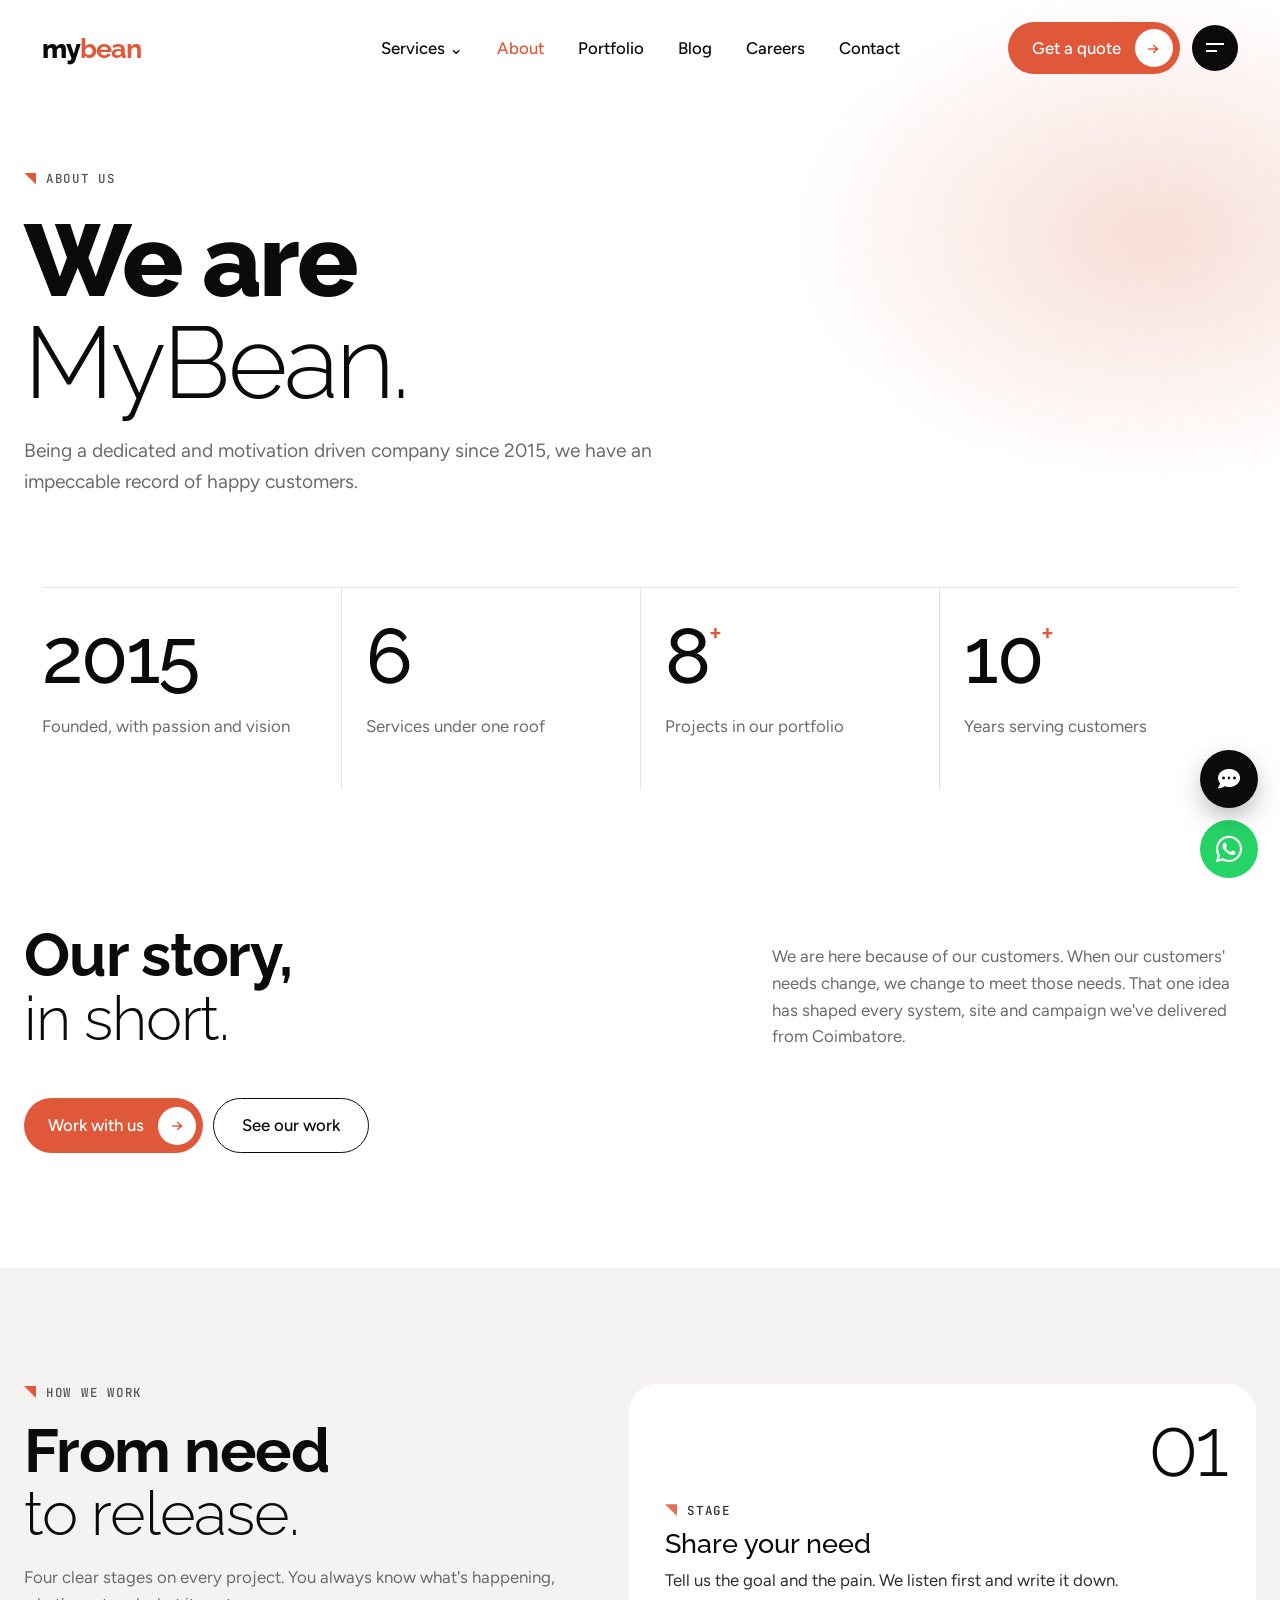
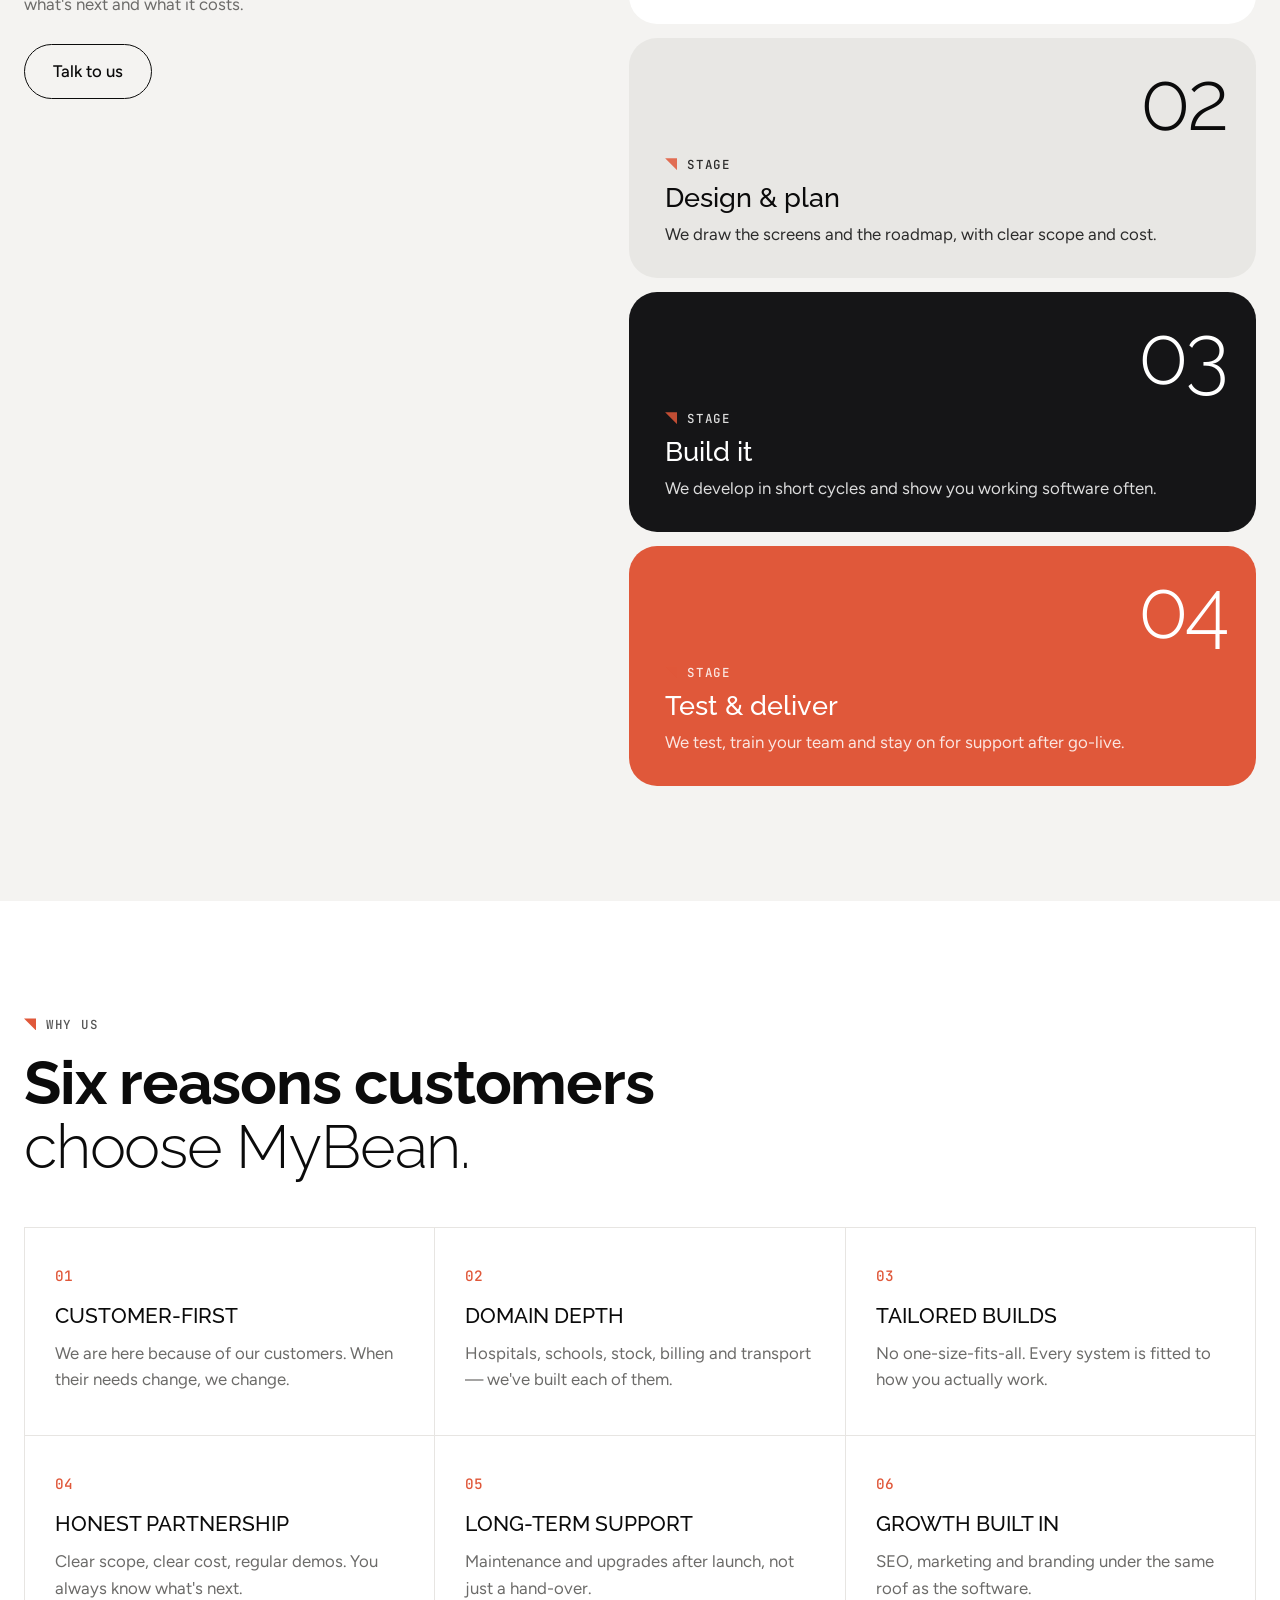
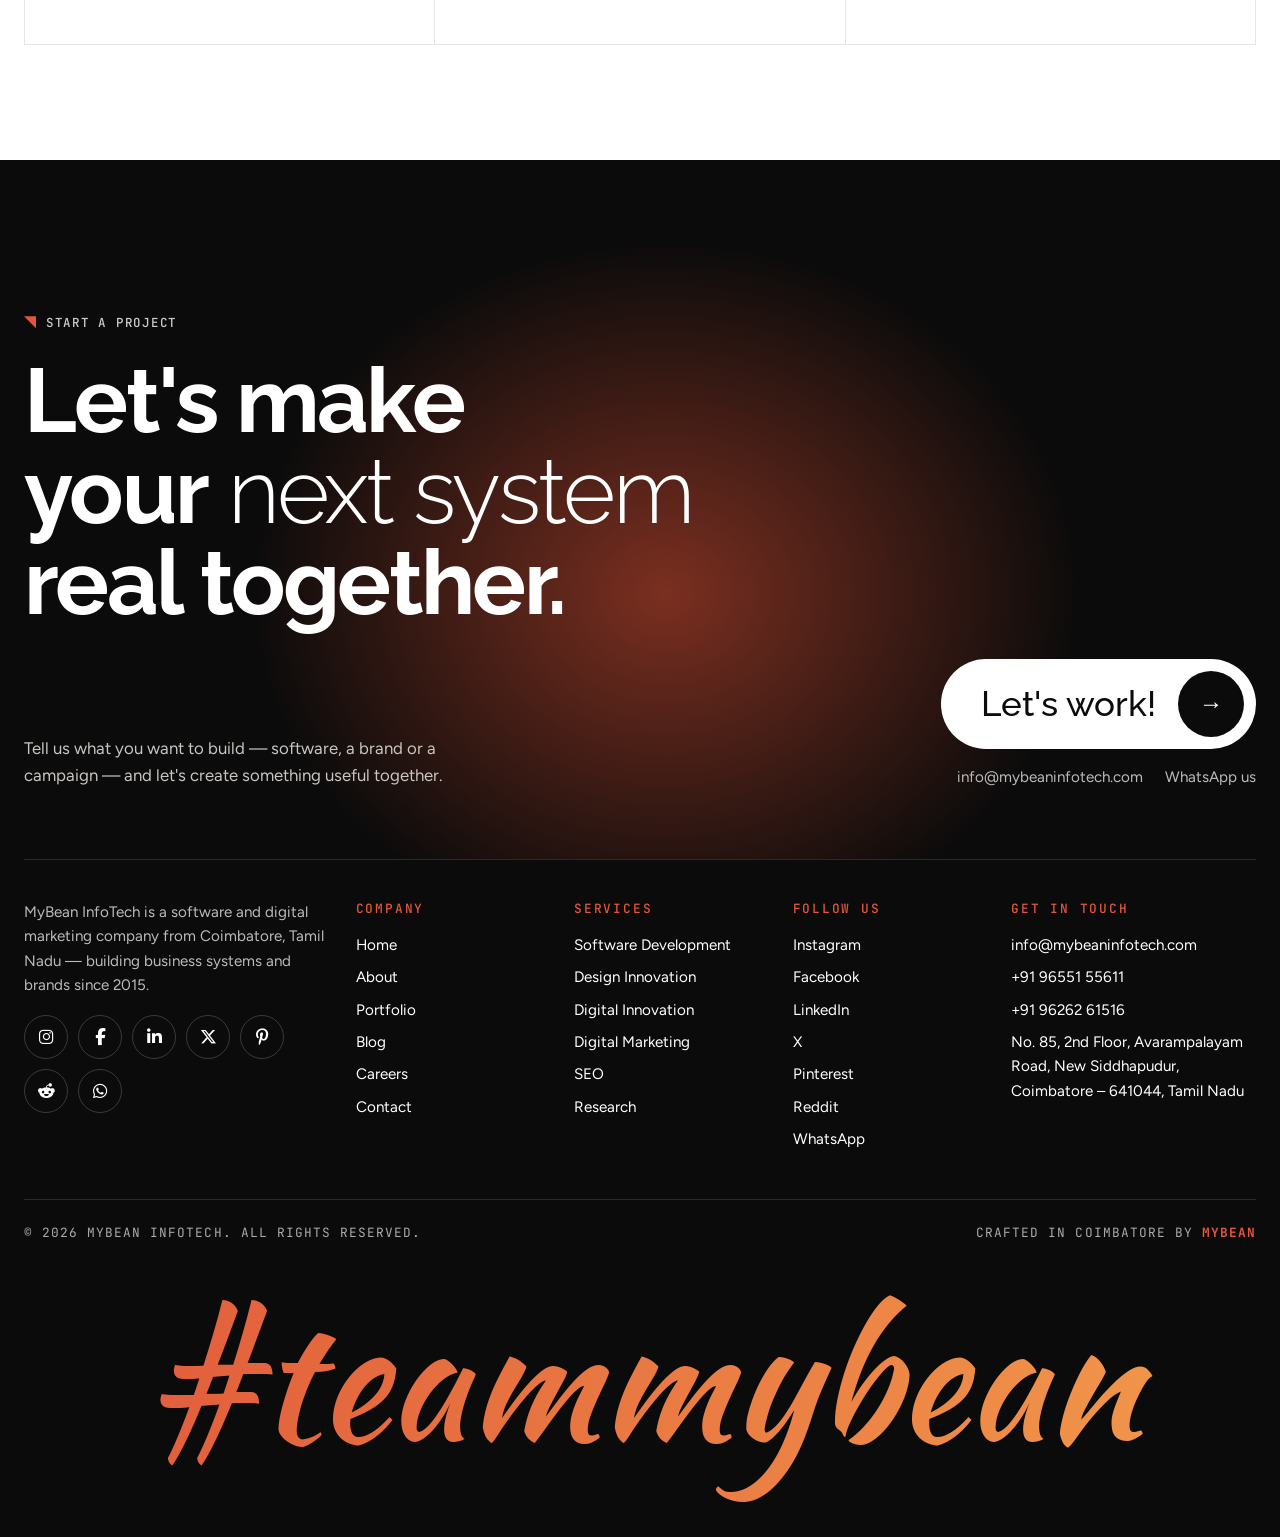
<file: about.html>
<!DOCTYPE html>
<html lang="en">
<head>
<meta charset="utf-8">
<meta name="viewport" content="width=device-width, initial-scale=1">
<title>About | MyBean InfoTech</title>
<meta name="theme-color" content="#E0583A">
<link rel="preconnect" href="https://fonts.googleapis.com">
<link rel="preconnect" href="https://fonts.gstatic.com" crossorigin>
<link href="https://fonts.googleapis.com/css2?family=Figtree:wght@400;500;600&family=JetBrains+Mono:wght@400;500&family=Kaushan+Script&family=Raleway:wght@300;500;700;800&display=swap" rel="stylesheet">
<link rel="stylesheet" href="styles.css">
</head>
<body data-page="about">
<main id="app"></main>
<script src="content.js"></script><script src="script.js"></script>
</body>
</html>
</file>
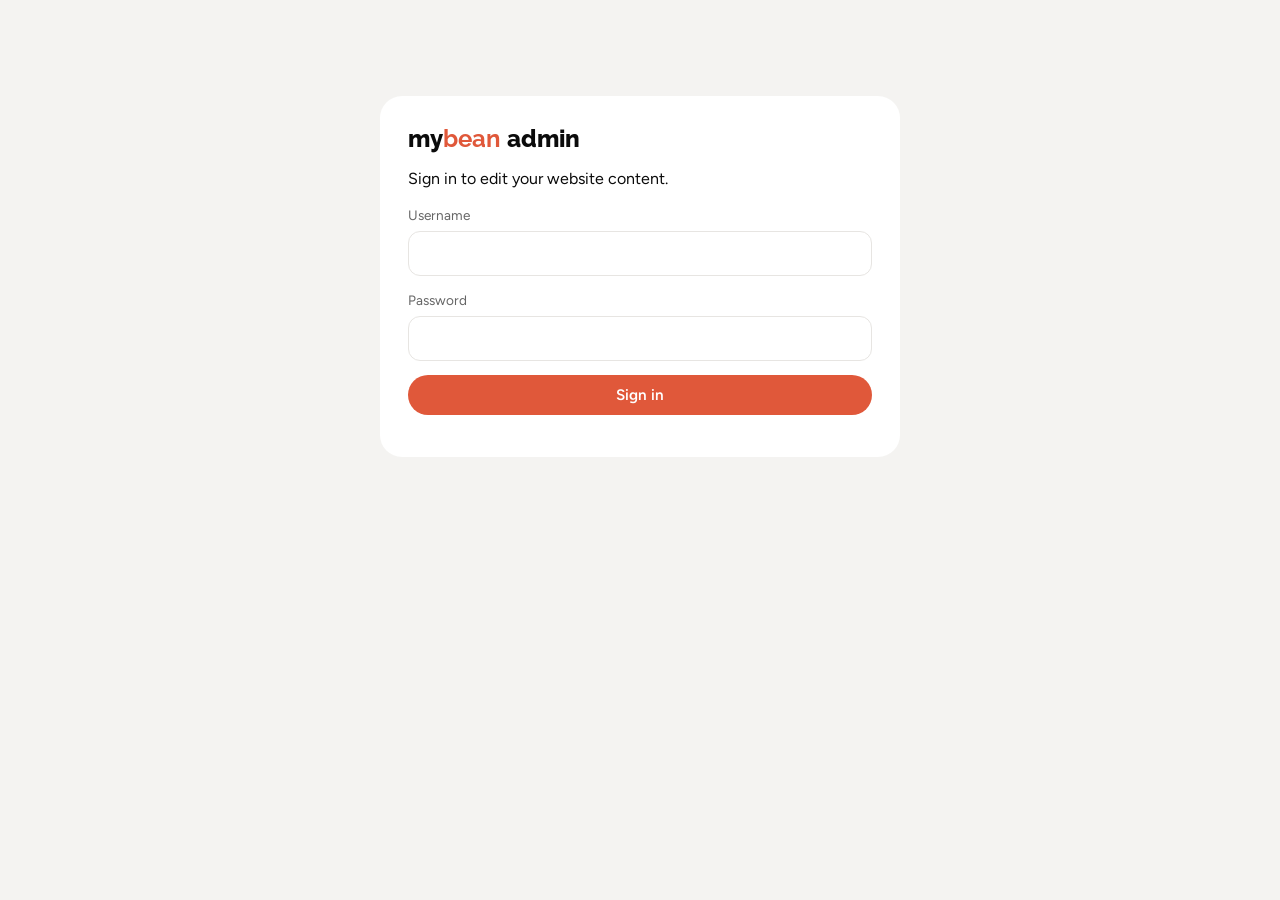
<file: admin.html>
<!DOCTYPE html>
<html lang="en"><head><meta charset="utf-8"><meta name="viewport" content="width=device-width,initial-scale=1"><meta name="robots" content="noindex,nofollow"><title>Admin | MyBean InfoTech</title>
<link href="https://fonts.googleapis.com/css2?family=Figtree:wght@400;500;600&family=Raleway:wght@700;800&display=swap" rel="stylesheet">
<style>
:root{--a:#E0583A;--ink:#0b0b0b;--g:#f4f3f1;--ln:#e7e5e2}
*{box-sizing:border-box;margin:0}[hidden]{display:none!important}
body{font:400 1rem/1.5 Figtree,sans-serif;background:var(--g);color:var(--ink);padding:24px}
h1{font:800 1.5rem Raleway,sans-serif}h1 b{color:var(--a)}
.card{background:#fff;border-radius:22px;padding:28px;max-width:520px;margin:8vh auto;display:grid;gap:14px}
label{display:grid;gap:6px;font-size:.85rem;color:#666}
input,textarea{font:inherit;color:var(--ink);border:1px solid var(--ln);border-radius:12px;padding:11px 14px;width:100%;background:#fff}
input:focus,textarea:focus{outline:0;border-color:var(--a)}textarea{min-height:84px;resize:vertical}
button{font:600 .95rem Figtree,sans-serif;border:0;border-radius:999px;padding:11px 22px;background:var(--a);color:#fff;cursor:pointer}
button.o{background:#fff;color:var(--ink);border:1px solid var(--ink)}button.s{padding:6px 12px;font-size:.8rem}
.bar{position:sticky;top:0;z-index:5;background:var(--g);display:flex;gap:12px;flex-wrap:wrap;align-items:center;padding:0 0 16px}
.tabs{display:flex;gap:8px;flex-wrap:wrap}.tabs button{background:#fff;color:var(--ink);border:1px solid var(--ln)}.tabs button.on{background:var(--ink);color:#fff}
.sp{margin-left:auto;display:flex;gap:12px;align-items:center}
#st{font-size:.9rem;color:#666}#st.ok{color:#1a8f4a}#st.er{color:#c0392b}
.row{background:#fff;border-radius:18px;padding:20px;margin-bottom:14px;display:grid;grid-template-columns:1fr 1fr;gap:12px}
.row .full{grid-column:1/-1}.rt{grid-column:1/-1;display:flex;gap:8px;align-items:center;justify-content:space-between;font-weight:600}
@media(max-width:700px){.row{grid-template-columns:1fr}}
</style></head><body>
<div id="login2" class="card"><h1>my<b>bean</b> admin</h1>
<p>Sign in to edit your website content.</p>
<label>Username<input id="lu" autocomplete="username"></label>
<label>Password<input id="lp" type="password" autocomplete="current-password"></label>
<button id="lb" class="pill" type="button">Sign in</button><p id="le" style="color:#d4432a"></p></div>
<style>#login{display:none!important}</style>
<script>
const _f=window.fetch;
window.fetch=(u,o={})=>typeof u==="string"&&u.startsWith("https://api.github.com/")?_f("/.netlify/functions/gh",{method:"POST",headers:{"Content-Type":"application/json",Authorization:"Bearer "+sessionStorage.mbTok},body:JSON.stringify({path:u.slice(22),method:o.method||"GET",body:o.body?JSON.parse(o.body):undefined})}):_f(u,o);
document.addEventListener("DOMContentLoaded",()=>{const q=i=>document.getElementById(i);
q("lb").onclick=async()=>{q("le").textContent="";
const r=await _f("/.netlify/functions/gh?action=login",{method:"POST",body:JSON.stringify({user:q("lu").value,pass:q("lp").value})});
const d=await r.json(); if(!r.ok){q("le").textContent=d.message;return}
sessionStorage.mbTok=d.token; const i=document.querySelectorAll("#login input");
i[0].value="hemasubburaj/mybean-infotech"; i[1].value="main"; i[2].value=d.token;
q("login2").hidden=true; document.querySelector("#login button").click()}});
</script>
<div id="login" class="card"><h1>my<b>bean</b> admin</h1>
<p>Edit your website content. Changes are saved to your GitHub repo and go live after Netlify redeploys (about a minute).</p>
<label>GitHub repo (owner/name)<input id="repo" placeholder="yourname/mybean-site"></label>
<label>Branch<input id="branch" value="main"></label>
<label>GitHub token (Contents: read and write, for this repo only)<input id="token" type="password" autocomplete="off"></label>
<button id="go">Connect</button><p id="lerr" style="color:#c0392b"></p></div>
<div id="app" hidden><div class="bar"><h1>my<b>bean</b> admin</h1><div class="tabs" id="tabs"></div><div class="sp"><span id="st"></span><button id="save">Save &amp; publish</button></div></div><div id="form"></div></div>
<script>
const $=s=>document.querySelector(s);
const TABS=[["contact","Contact"],["social","Social links"],["services","Services"],["projects","Projects"],["faq","FAQ"]];
const SC={
 social:{add:["Name","icon","https://"],f:[["Name",0],["Icon name (Font Awesome brand, e.g. instagram)",1],["URL",2,"full"]]},
 services:{fixed:1,f:[["Slug (do not change)",0,"ro"],["Name",1],["Tagline",2,"full"],["Intro",3,"area"],["What we do (one per line)",4,"lines"],["Tags (comma separated)",5,"csv"],["Card class (do not change)",6,"ro"]]},
 projects:{add:["New project","Category","",""],f:[["Title",0],["Category label",1],["Image (URL or images/file.jpg)",2,"img"],["Live website link (optional)",3]]},
 faq:{add:["Question?","Answer."],f:[["Question",0,"full"],["Answer",1,"area"]]}
};
let cfg={},D={},sha="",tab="contact";
const status=(m,c="")=>{const s=$("#st");s.textContent=m;s.className=c};
const api=(p,o={})=>fetch(`https://api.github.com/repos/${cfg.repo}/contents/${p}`+(o.method?"":`?ref=${cfg.branch}`),{...o,headers:{Authorization:"Bearer "+cfg.token,Accept:"application/vnd.github+json","Content-Type":"application/json"}}).then(async r=>{if(!r.ok)throw new Error((await r.json().catch(()=>({}))).message||r.status);return r.json()});
const dec=b=>new TextDecoder().decode(Uint8Array.from(atob(b.replace(/\n/g,"")),c=>c.charCodeAt(0)));
const b64=u=>{let b="";for(let i=0;i<u.length;i+=8192)b+=String.fromCharCode(...u.subarray(i,i+8192));return btoa(b)};
const E=s=>String(s??"").replace(/&/g,"&amp;").replace(/"/g,"&quot;").replace(/</g,"&lt;");
const val=(v,t)=>t==="lines"?(v||[]).join("\n"):t==="csv"?(v||[]).join(", "):(v||"");
function field(r,[l,k,t]){const v=val(D[tab][r][k],t),a=`data-r="${r}" data-k="${k}" data-t="${t||""}"`,full=["area","lines","full","img"].includes(t)?"full":"";
 if(t==="area"||t==="lines")return `<label class="${full}">${l}<textarea ${a}>${E(v)}</textarea></label>`;
 return `<label class="${full}">${l}<input ${a} value="${E(v)}"${t==="ro"?" readonly":""}>${t==="img"?`<input type="file" accept="image/*" data-up="${r}">`:""}</label>`}
function render(){
 $("#tabs").innerHTML=TABS.map(([k,l])=>`<button class="${k===tab?"on":""}" data-tab="${k}">${l}</button>`).join("");
 if(tab==="contact"){const c=D.contact;$("#form").innerHTML=`<div class="row">
 <label>WhatsApp number (country code, no +)<input data-c="wa" value="${E(c.wa)}"></label><label>Email<input data-c="mail" value="${E(c.mail)}"></label>
 <label class="full">Phone numbers (one per line)<textarea data-c="ph">${E((c.ph||[]).join("\n"))}</textarea></label>
 <label class="full">Address 1<textarea data-c="a1">${E(c.a1)}</textarea></label><label class="full">Address 2<textarea data-c="a2">${E(c.a2)}</textarea></label></div>`;return}
 const S=SC[tab];
 $("#form").innerHTML=D[tab].map((_,r)=>`<div class="row"><div class="rt"><span>#${r+1}</span><span>${S.fixed?"":`<button class="o s" data-mv="${r}:-1">↑</button> <button class="o s" data-mv="${r}:1">↓</button> <button class="o s" data-del="${r}">Delete</button>`}</span></div>${S.f.map(f=>field(r,f)).join("")}</div>`).join("")+(S.add?`<button class="o" data-add="1">+ Add</button>`:"");
}
document.addEventListener("input",e=>{const t=e.target;
 if(t.dataset.c){D.contact[t.dataset.c]=t.dataset.c==="ph"?t.value.split("\n").map(x=>x.trim()).filter(Boolean):t.value;return}
 if(t.dataset.r===undefined)return;const T=t.dataset.t;
 D[tab][+t.dataset.r][+t.dataset.k]=T==="lines"?t.value.split("\n").map(x=>x.trim()).filter(Boolean):T==="csv"?t.value.split(",").map(x=>x.trim()).filter(Boolean):t.value});
document.addEventListener("click",e=>{const t=e.target.closest("button");if(!t)return;
 if(t.dataset.tab){tab=t.dataset.tab;render()}
 else if(t.dataset.del!==undefined){if(confirm("Delete this item?")){D[tab].splice(+t.dataset.del,1);render()}}
 else if(t.dataset.mv){const[r,d]=t.dataset.mv.split(":").map(Number),a=D[tab],j=r+d;if(j>=0&&j<a.length){[a[r],a[j]]=[a[j],a[r]];render()}}
 else if(t.dataset.add){D[tab].push([...SC[tab].add]);render();scrollTo(0,document.body.scrollHeight)}});
document.addEventListener("change",async e=>{const f=e.target.files&&e.target.files[0];if(!f||e.target.dataset.up===undefined)return;
 status("Uploading image…");try{const name=Date.now()+"-"+f.name.toLowerCase().replace(/[^a-z0-9.]+/g,"-");
 await api("images/"+name,{method:"PUT",body:JSON.stringify({message:"admin: upload "+name,content:b64(new Uint8Array(await f.arrayBuffer())),branch:cfg.branch})});
 D.projects[+e.target.dataset.up][2]="images/"+name;render();status("Image uploaded. Now click Save & publish.","ok")}catch(x){status(x.message,"er")}});
$("#go").onclick=async()=>{cfg={repo:$("#repo").value.trim(),branch:$("#branch").value.trim()||"main",token:$("#token").value.trim()};
 try{const r=await api("content.js");sha=r.sha;const t=dec(r.content);D=JSON.parse(t.slice(t.indexOf("{"),t.lastIndexOf("}")+1));
 localStorage.mbRepo=cfg.repo;localStorage.mbBranch=cfg.branch;sessionStorage.mbTok=cfg.token;$("#login").hidden=true;$("#app").hidden=false;render()}
 catch(x){$("#lerr").textContent="Could not connect: "+x.message}};
$("#save").onclick=async()=>{status("Saving…");D.projects.forEach(p=>{if(!p[3])p.length=3});
 try{const r=await api("content.js",{method:"PUT",body:JSON.stringify({message:"content: update via admin panel",content:b64(new TextEncoder().encode("window.MB = "+JSON.stringify(D,null,2)+";\n")),sha,branch:cfg.branch})});
 sha=r.content.sha;status("Saved. Site updates in about a minute.","ok")}catch(x){status(x.message,"er")}};
$("#repo").value=localStorage.mbRepo||"";$("#branch").value=localStorage.mbBranch||"main";$("#token").value=sessionStorage.mbTok||"";
</script></body></html>
</file>
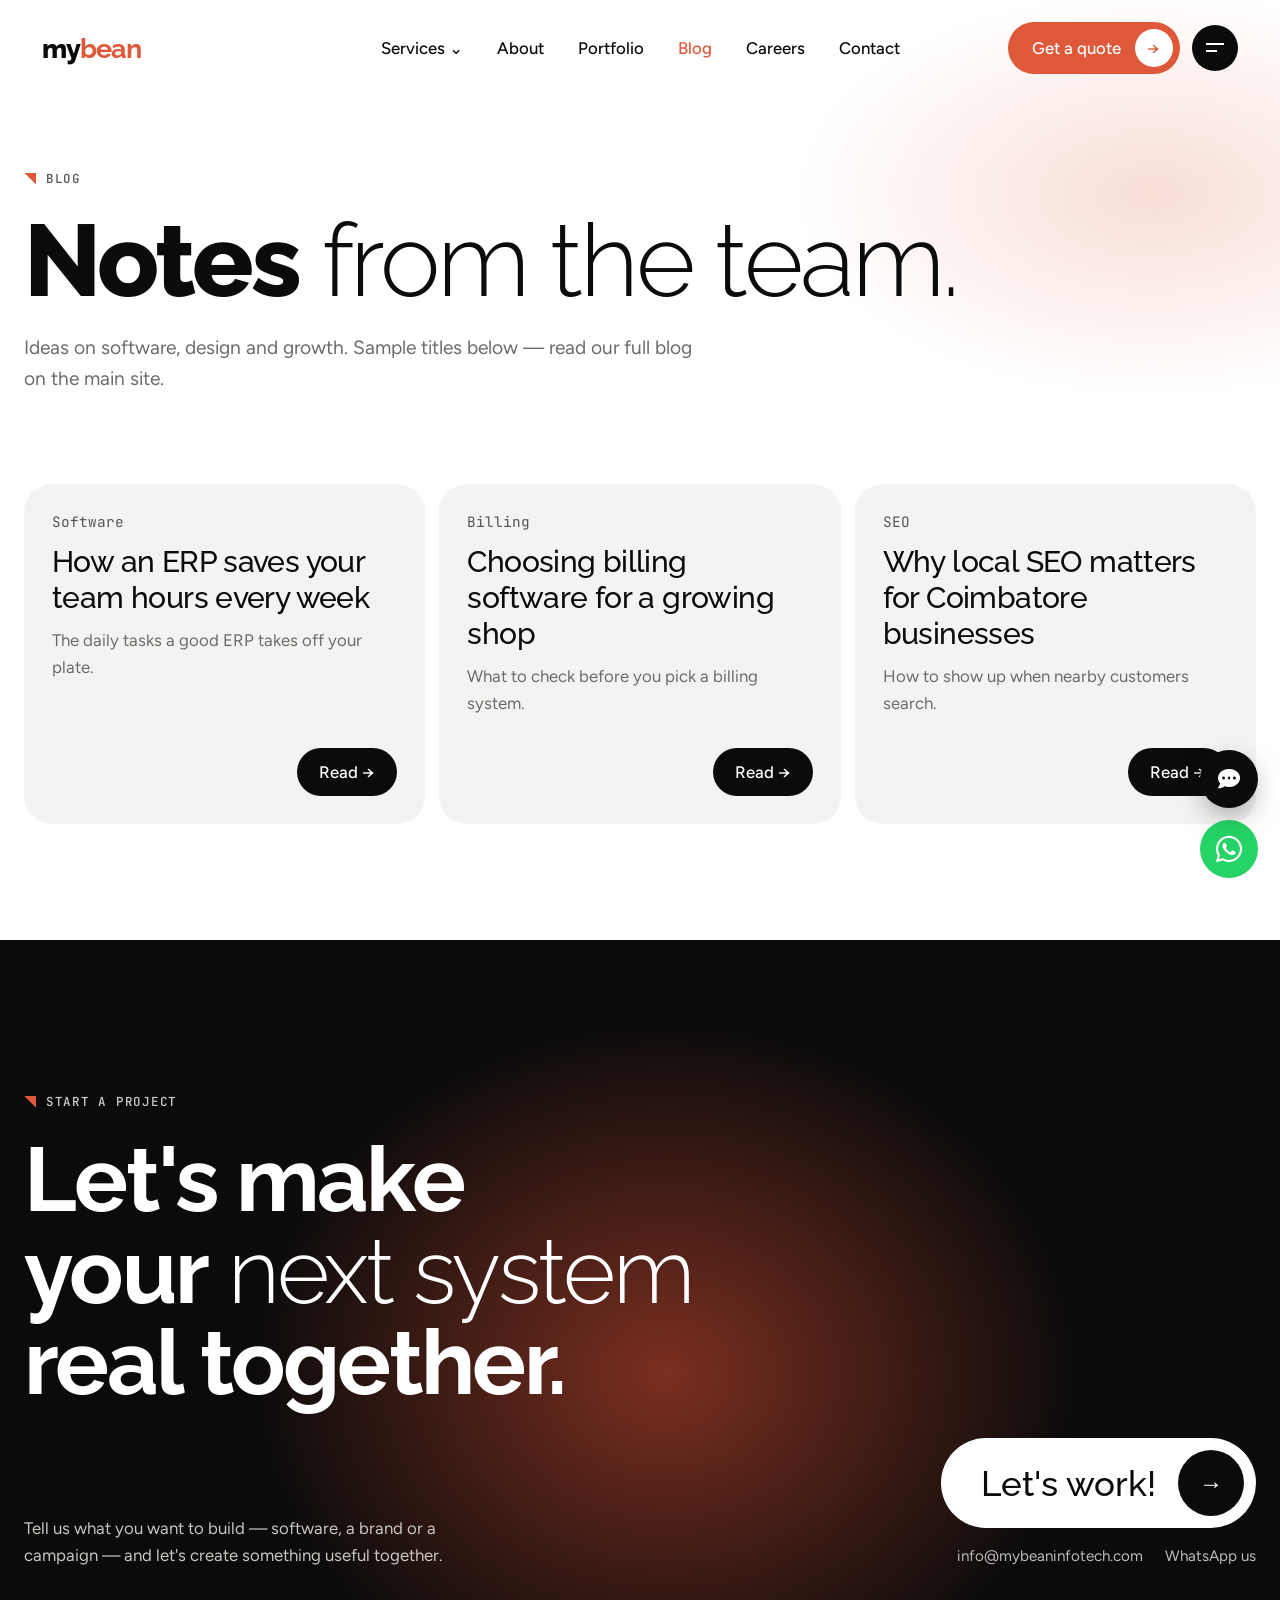
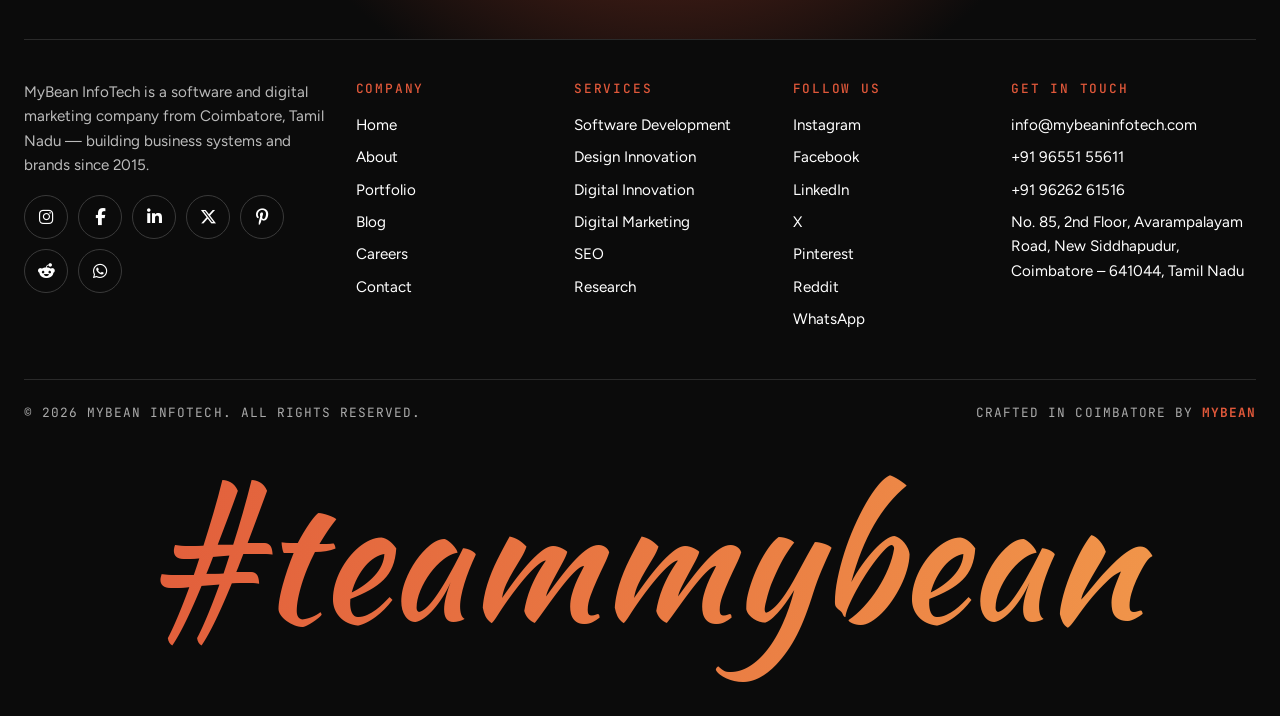
<file: blog.html>
<!DOCTYPE html>
<html lang="en">
<head>
<meta charset="utf-8">
<meta name="viewport" content="width=device-width, initial-scale=1">
<title>Blog | MyBean InfoTech</title>
<meta name="theme-color" content="#E0583A">
<link rel="preconnect" href="https://fonts.googleapis.com">
<link rel="preconnect" href="https://fonts.gstatic.com" crossorigin>
<link href="https://fonts.googleapis.com/css2?family=Figtree:wght@400;500;600&family=JetBrains+Mono:wght@400;500&family=Kaushan+Script&family=Raleway:wght@300;500;700;800&display=swap" rel="stylesheet">
<link rel="stylesheet" href="styles.css">
</head>
<body data-page="blog">
<main id="app"></main>
<script src="content.js"></script><script src="script.js"></script>
</body>
</html>
</file>
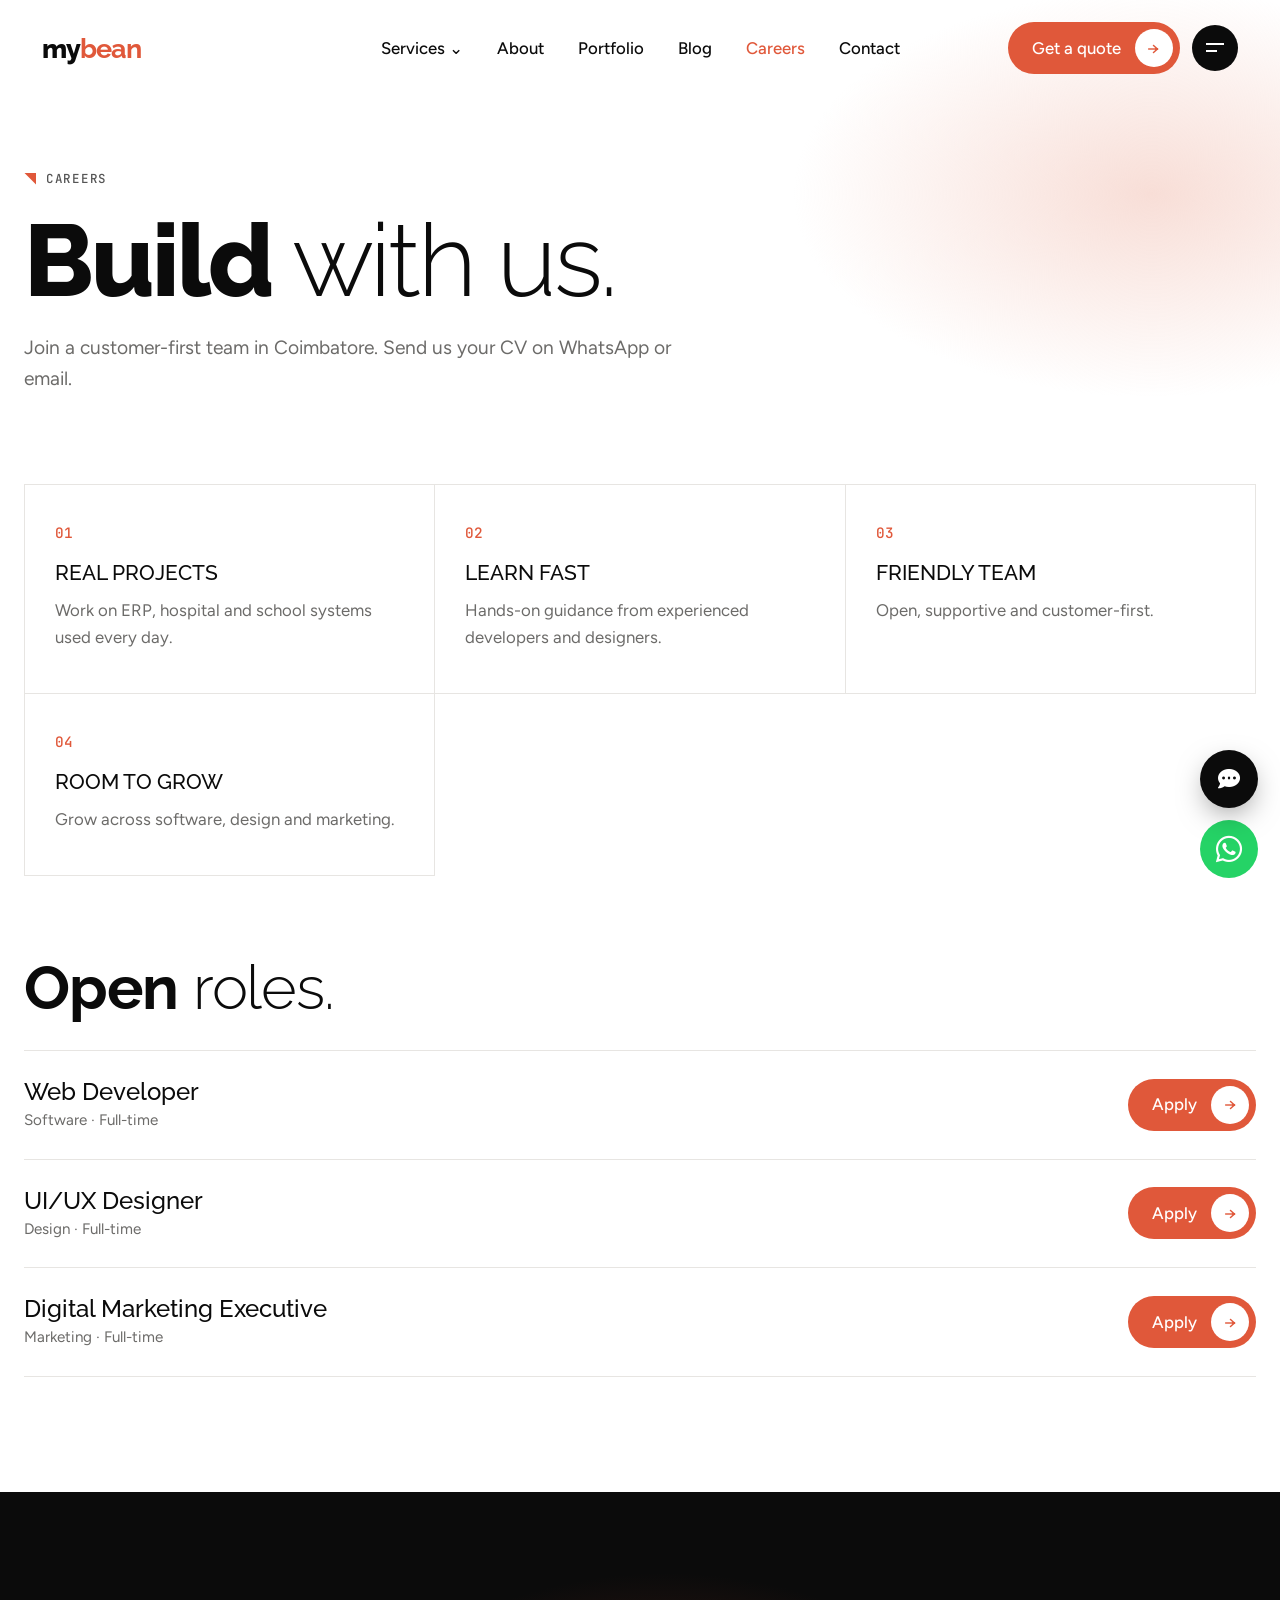
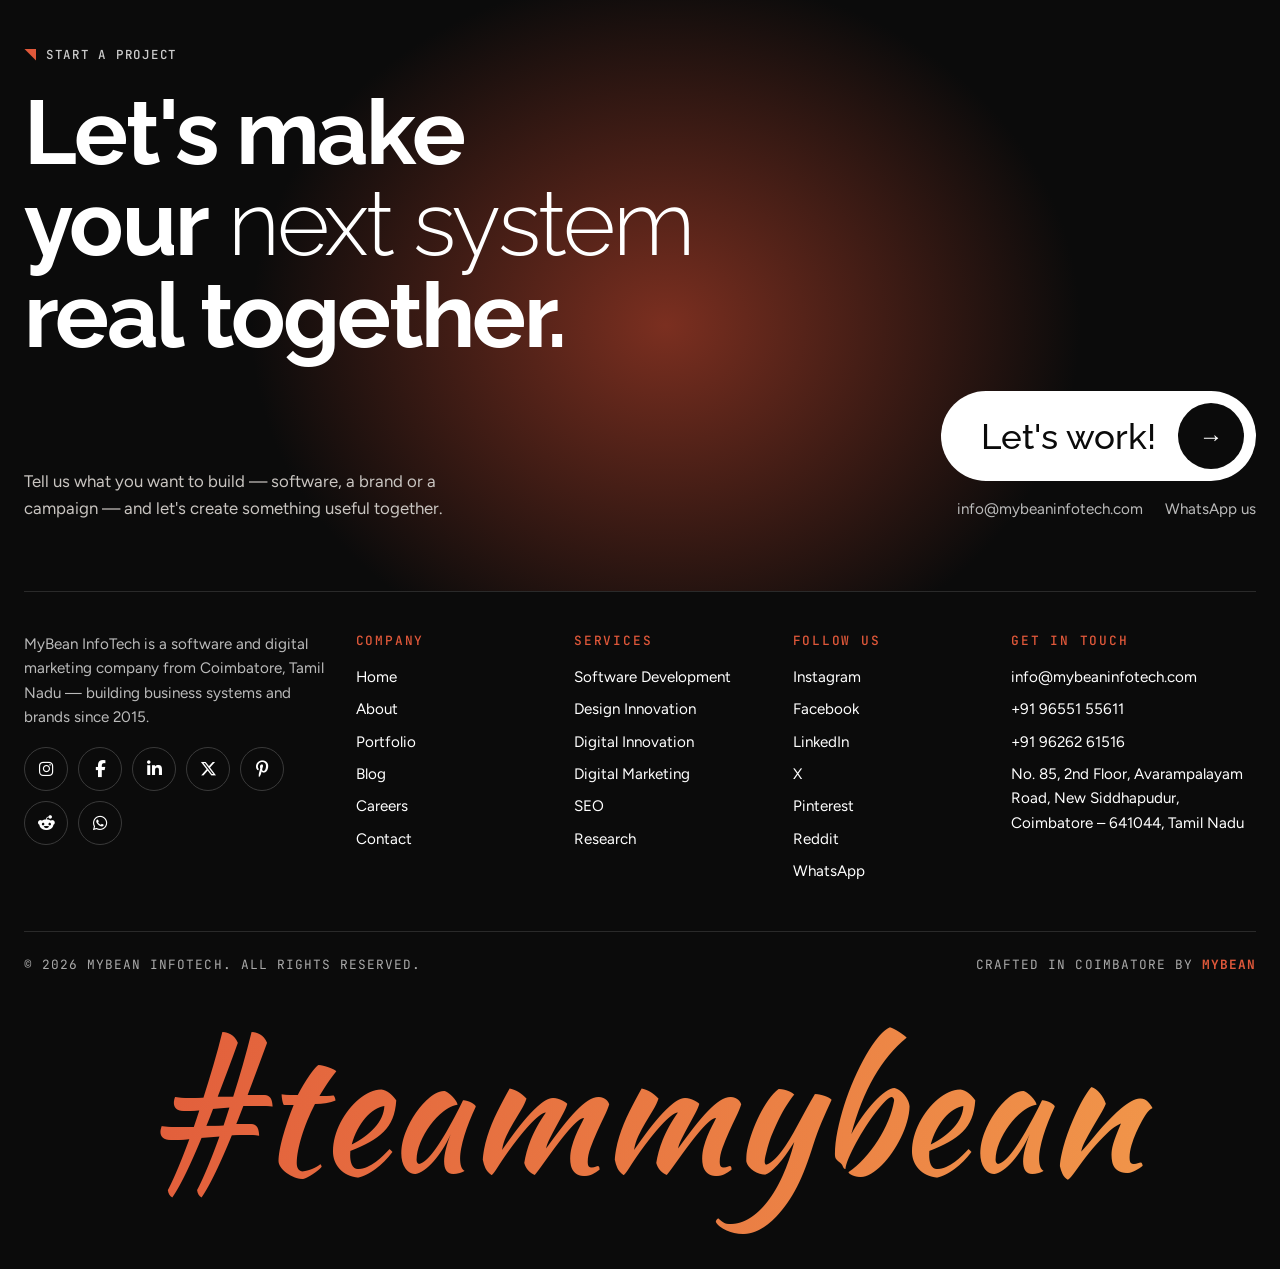
<file: careers.html>
<!DOCTYPE html>
<html lang="en">
<head>
<meta charset="utf-8">
<meta name="viewport" content="width=device-width, initial-scale=1">
<title>Careers | MyBean InfoTech</title>
<meta name="theme-color" content="#E0583A">
<link rel="preconnect" href="https://fonts.googleapis.com">
<link rel="preconnect" href="https://fonts.gstatic.com" crossorigin>
<link href="https://fonts.googleapis.com/css2?family=Figtree:wght@400;500;600&family=JetBrains+Mono:wght@400;500&family=Kaushan+Script&family=Raleway:wght@300;500;700;800&display=swap" rel="stylesheet">
<link rel="stylesheet" href="styles.css">
</head>
<body data-page="careers">
<main id="app"></main>
<script src="content.js"></script><script src="script.js"></script>
</body>
</html>
</file>
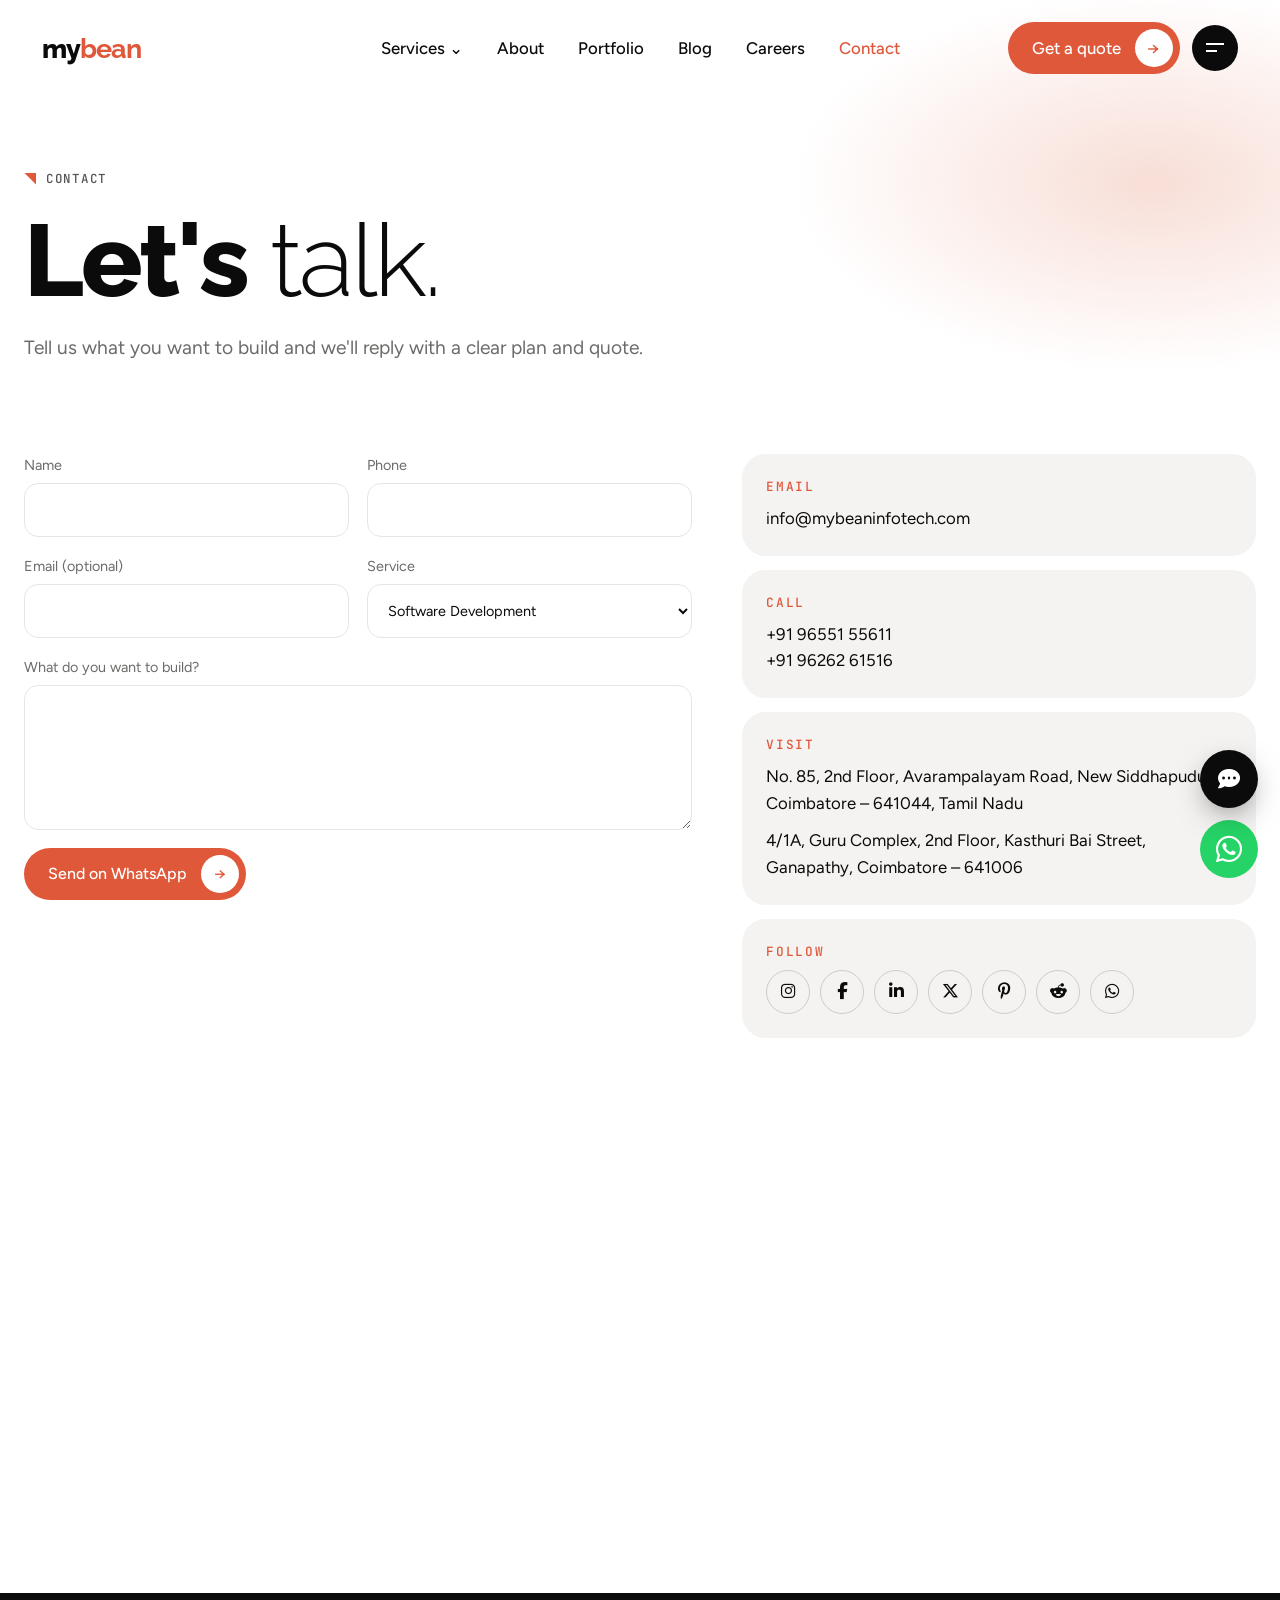
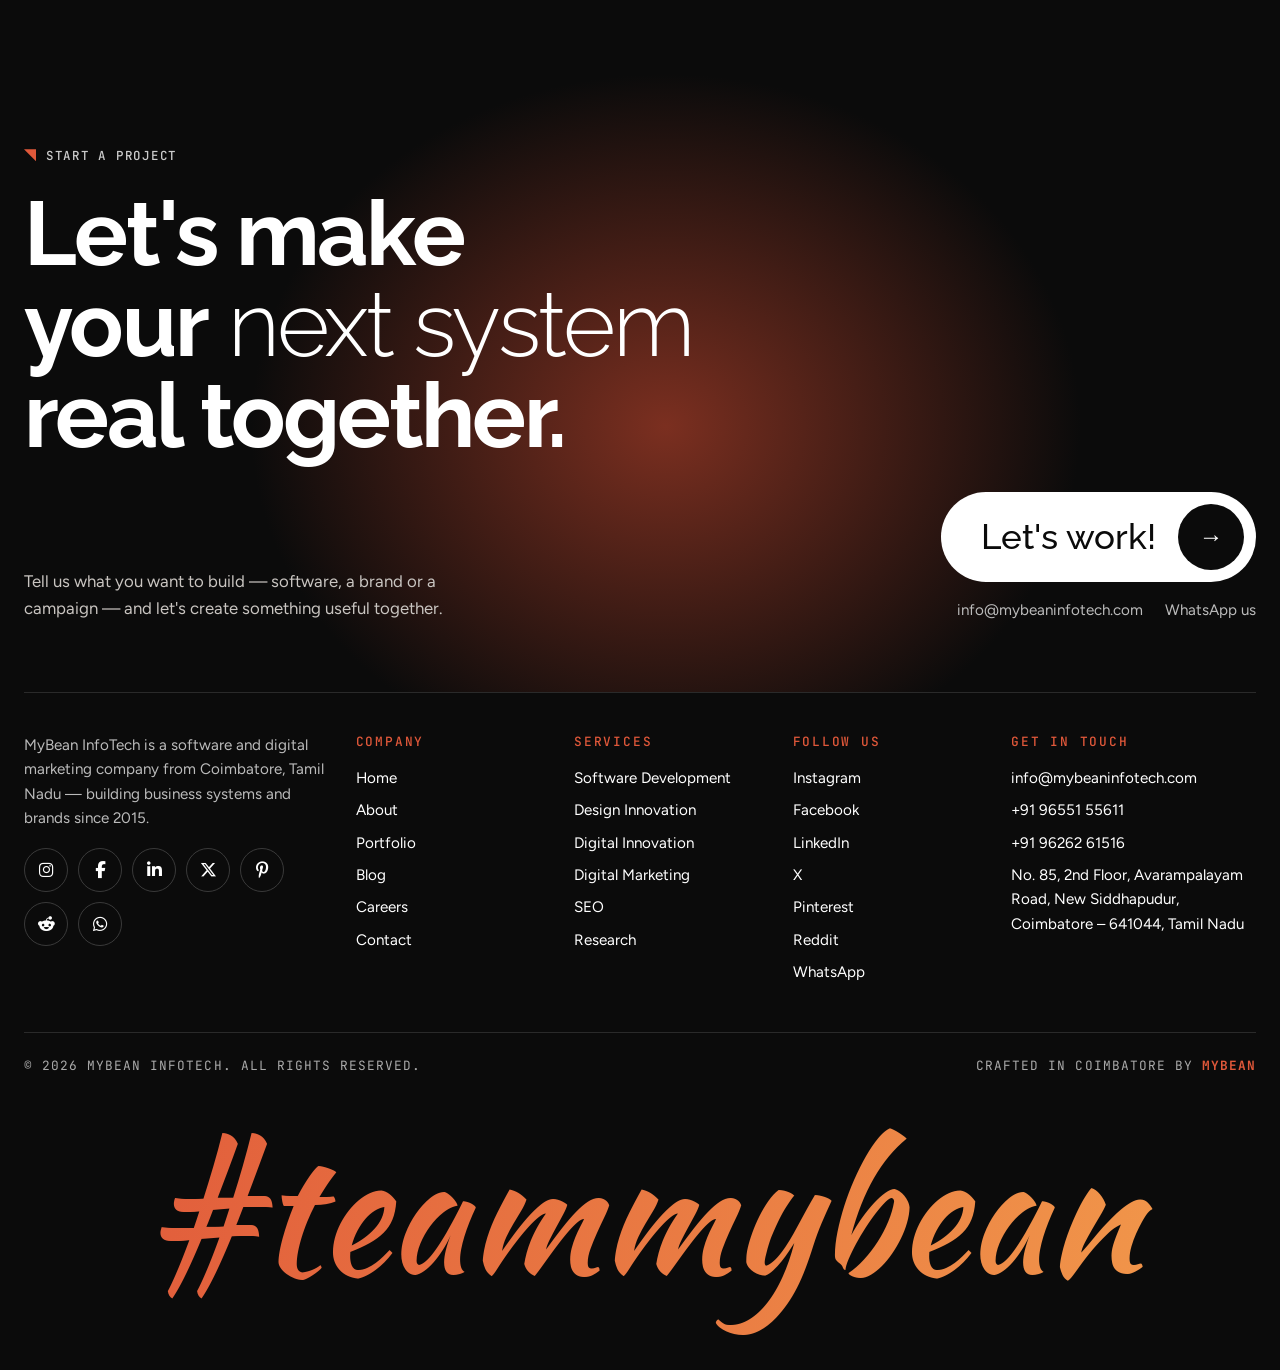
<file: contact.html>
<!DOCTYPE html>
<html lang="en">
<head>
<meta charset="utf-8">
<meta name="viewport" content="width=device-width, initial-scale=1">
<title>Contact | MyBean InfoTech</title>
<meta name="theme-color" content="#E0583A">
<link rel="preconnect" href="https://fonts.googleapis.com">
<link rel="preconnect" href="https://fonts.gstatic.com" crossorigin>
<link href="https://fonts.googleapis.com/css2?family=Figtree:wght@400;500;600&family=JetBrains+Mono:wght@400;500&family=Kaushan+Script&family=Raleway:wght@300;500;700;800&display=swap" rel="stylesheet">
<link rel="stylesheet" href="styles.css">
</head>
<body data-page="contact">
<main id="app"></main>
<script src="content.js"></script><script src="script.js"></script>
</body>
</html>
</file>
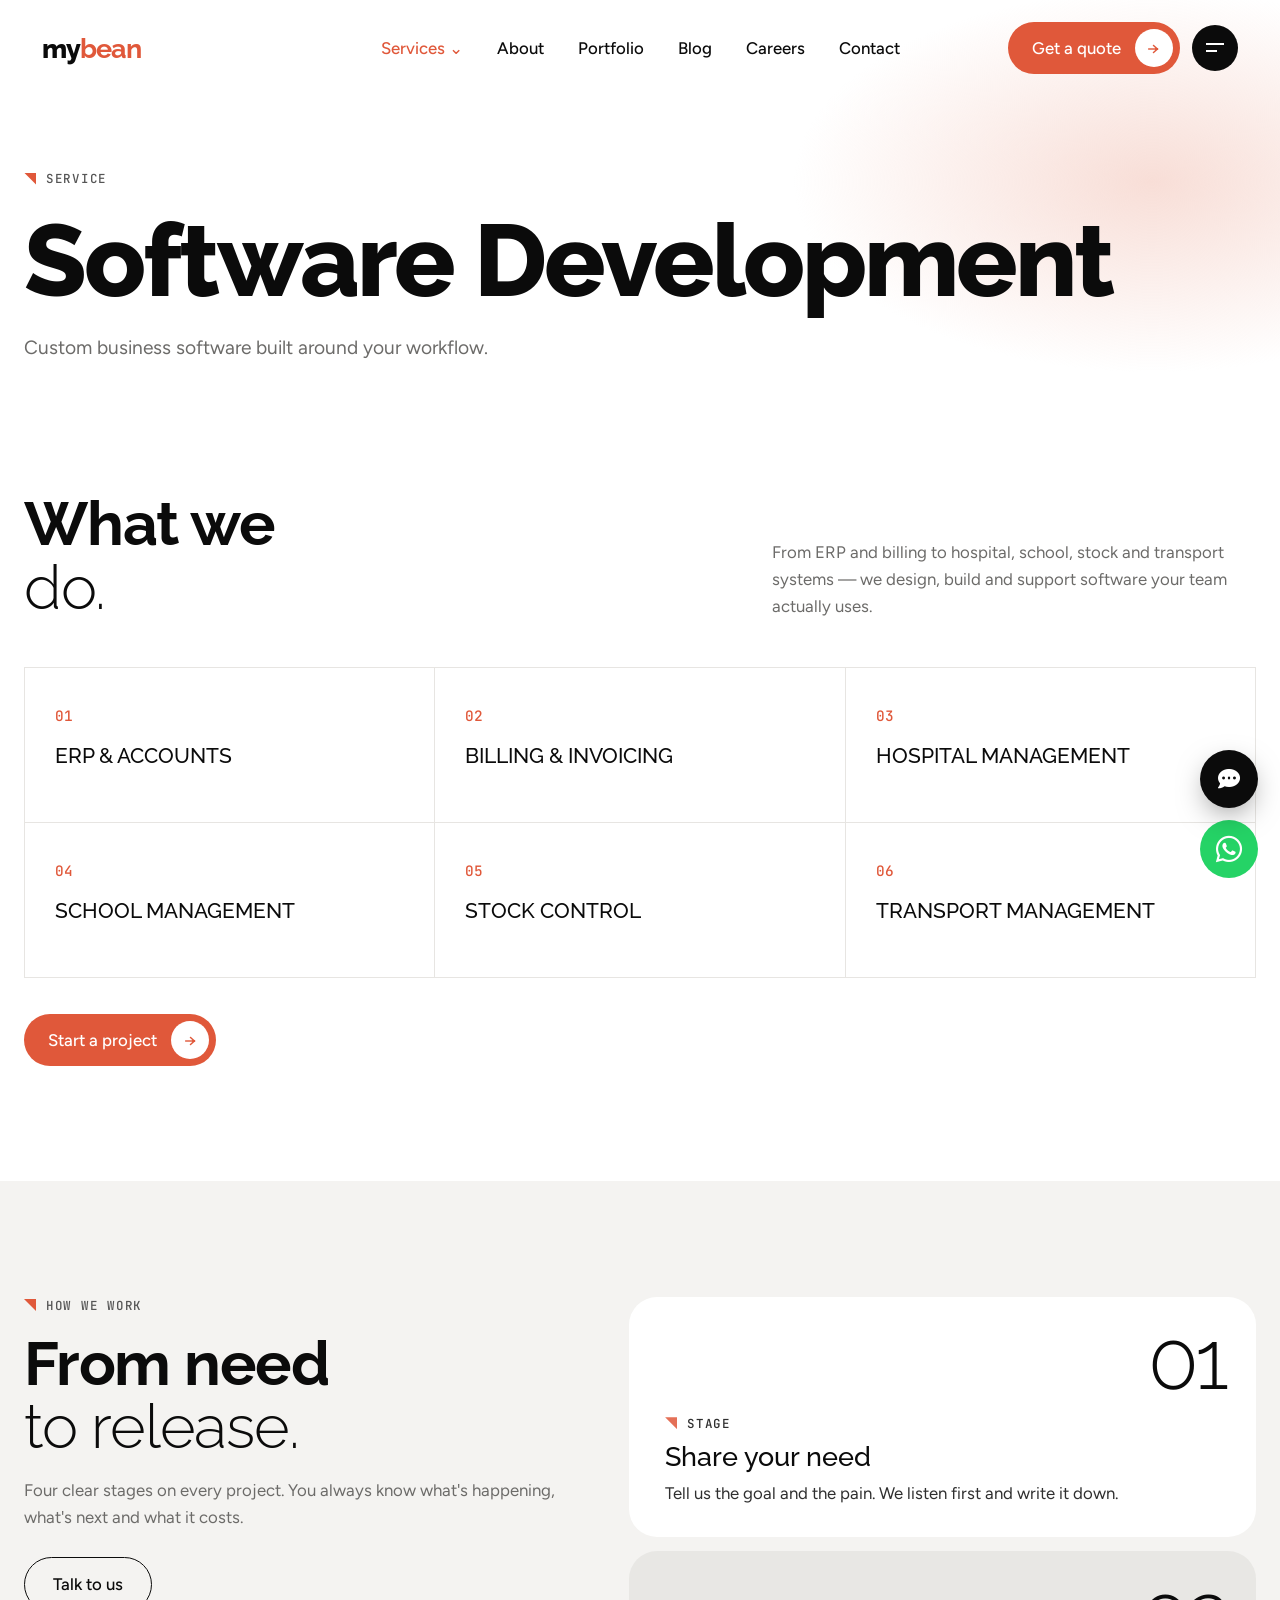
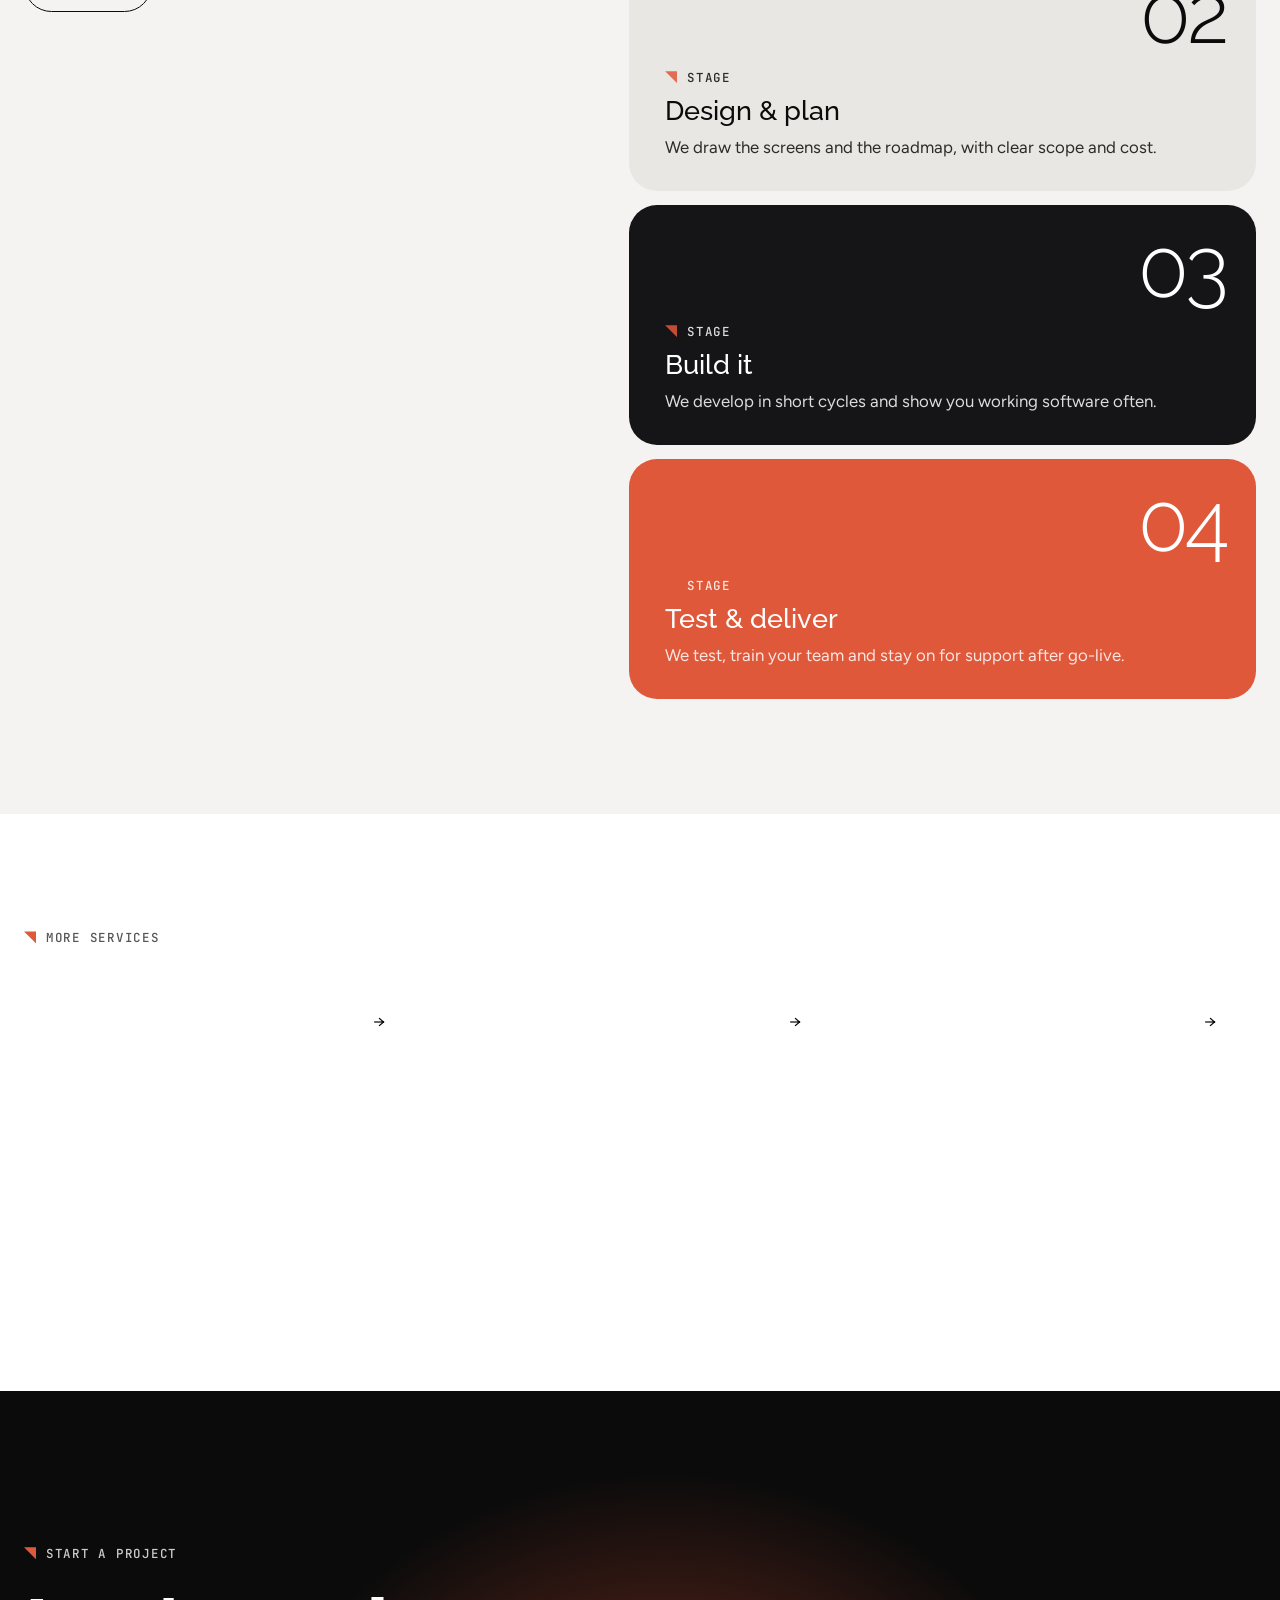
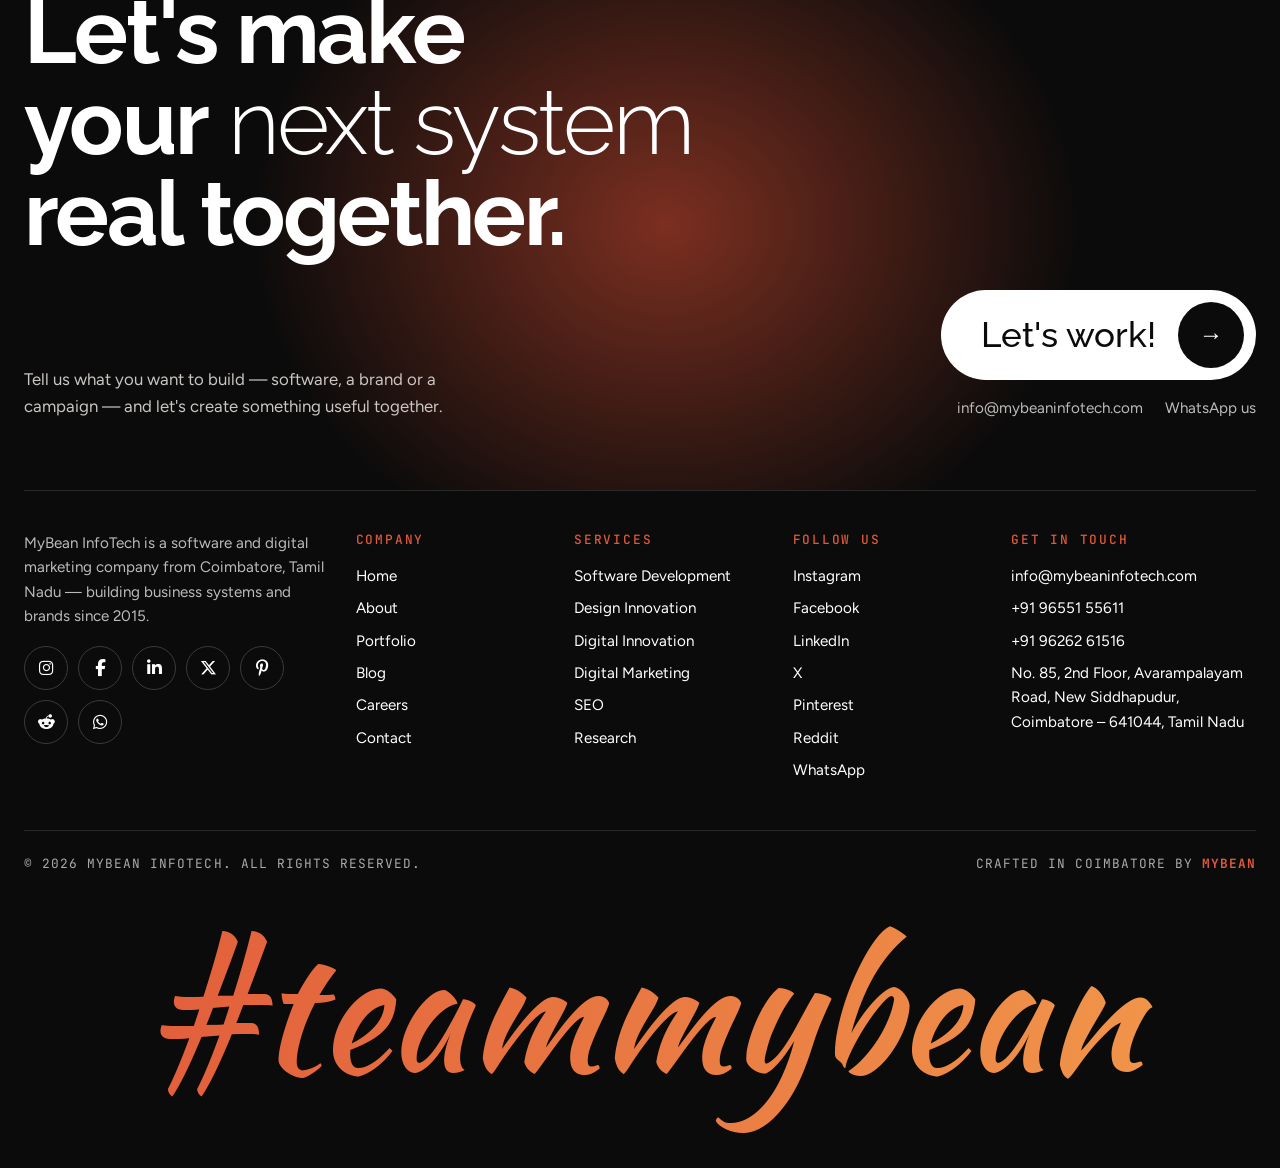
<file: service.html>
<!DOCTYPE html>
<html lang="en">
<head>
<meta charset="utf-8">
<meta name="viewport" content="width=device-width, initial-scale=1">
<title>Services | MyBean InfoTech</title>
<meta name="theme-color" content="#E0583A">
<link rel="preconnect" href="https://fonts.googleapis.com">
<link rel="preconnect" href="https://fonts.gstatic.com" crossorigin>
<link href="https://fonts.googleapis.com/css2?family=Figtree:wght@400;500;600&family=JetBrains+Mono:wght@400;500&family=Kaushan+Script&family=Raleway:wght@300;500;700;800&display=swap" rel="stylesheet">
<link rel="stylesheet" href="styles.css">
</head>
<body data-page="service">
<main id="app"></main>
<script src="content.js"></script><script src="script.js"></script>
</body>
</html>
</file>
<file: styles.css>
:root{--a:#E0583A;--ink:#0b0b0b;--g:#f4f3f1;--mu:#6c6b69;--ln:#e7e5e2;--d:'Raleway',sans-serif;--b:'Figtree',sans-serif;--m:'JetBrains Mono',monospace;--px:clamp(18px,3.3vw,86px)}
*{box-sizing:border-box;margin:0}
html{scroll-behavior:smooth;scroll-padding-top:90px}
body{font:400 1.05rem/1.6 var(--b);color:var(--ink);background:#fff;-webkit-font-smoothing:antialiased;overflow-x:hidden}
a{color:inherit;text-decoration:none}
:focus-visible{outline:2px solid var(--a);outline-offset:3px}
.bar{position:fixed;top:0;left:0;height:3px;width:100%;background:var(--ink);transform:scaleX(0);transform-origin:0;z-index:99}
.mk{font:500 .78rem var(--m);letter-spacing:.14em;text-transform:uppercase;color:#555;display:flex;gap:10px;align-items:center}
.mk::before{content:"";width:12px;height:12px;background:var(--a);clip-path:polygon(0 0,100% 0,100% 100%);flex:none}
.w{max-width:1290px;margin:auto;padding-inline:clamp(18px,4vw,24px)}
.sec{padding:clamp(70px,9vw,130px) 0}
.mu{color:var(--mu)}.a{color:var(--a)}
.hd{display:flex;justify-content:space-between;align-items:flex-end;gap:40px;flex-wrap:wrap;margin:18px 0 48px}
.hd p{max-width:44ch;color:var(--mu)}
.h2{font:300 clamp(2.1rem,4.8vw,3.8rem)/1.05 var(--d);letter-spacing:-.02em}.h2 b{font-weight:700}
.pill{display:inline-flex;align-items:center;gap:14px;background:var(--a);color:#fff;border-radius:999px;padding:7px 7px 7px 24px;font-weight:500;transition:transform .2s,box-shadow .2s}
.pill:hover{transform:translateY(-2px);box-shadow:0 12px 28px -12px var(--a)}
.pill i{width:38px;height:38px;border-radius:50%;background:#fff;color:var(--a);display:grid;place-items:center;font-style:normal}
.pill.ol{background:transparent;color:var(--ink);border:1px solid var(--ink);padding:13px 28px}
.nav{position:fixed;top:0;left:0;right:0;z-index:50;padding:16px var(--px);transition:padding .3s}
.nav-in{position:relative;display:flex;align-items:center;margin:auto;max-width:2200px;border-radius:999px;transition:all .35s;padding:6px 0}
.nav.stk{padding-top:12px}
.nav.stk .nav-in{max-width:1290px;background:rgba(255,255,255,.93);backdrop-filter:blur(14px);box-shadow:0 14px 40px -14px rgba(0,0,0,.28);padding:8px 8px 8px 26px}
.logo{font:800 1.7rem var(--d);letter-spacing:-.04em}.logo b{color:var(--a)}
.links{position:absolute;left:50%;transform:translateX(-50%);display:flex;gap:34px;font-weight:500}
.links a:hover{color:var(--a)}
.dd{position:relative}.dd-menu{position:absolute;top:100%;left:-20px;width:360px;padding:10px;margin-top:16px;background:#fff;border-radius:22px;box-shadow:0 24px 60px -20px rgba(0,0,0,.35);display:none}
.dd::after{content:"";position:absolute;left:0;right:0;top:100%;height:18px}
.dd:hover .dd-menu,.dd:focus-within .dd-menu{display:block}
.dd-menu a{display:block;padding:12px 16px;border-radius:14px}.dd-menu a:hover{background:var(--g);color:var(--ink)}
.dd-menu small{display:block;color:var(--mu);font-size:.85rem}
.rt{margin-left:auto;display:flex;gap:12px;align-items:center}
.burger{width:46px;height:46px;border-radius:50%;background:var(--ink);border:0;position:relative;cursor:pointer}
.burger span{position:absolute;left:14px;height:2px;background:#fff;transition:.25s}
.burger span:first-child{top:18px;width:18px}.burger span:last-child{top:25px;width:11px}
.burger[aria-expanded=true] span{width:18px;top:22px}.burger[aria-expanded=true] span:first-child{transform:rotate(45deg)}.burger[aria-expanded=true] span:last-child{transform:rotate(-45deg)}
.menu{position:fixed;inset:0;z-index:40;background:var(--ink);padding:120px var(--px) 40px;display:flex;flex-direction:column;justify-content:center;transform:translateY(-100%);transition:transform .5s cubic-bezier(.7,0,.2,1);visibility:hidden;color:#fff}
.menu.open{transform:none;visibility:visible}
.menu a{font:700 clamp(2.4rem,8vw,5rem) var(--d);display:flex;justify-content:space-between;align-items:center;border-bottom:1px solid #2a2a2a;padding:6px 0}
.menu a:hover{color:var(--a)}.menu i{font:400 1rem var(--m);color:#888}.menu p{margin-top:26px;color:#aaa}
.hero{position:relative;min-height:100svh;padding:150px var(--px) 60px;display:flex;flex-direction:column;overflow:hidden;background:radial-gradient(38% 34% at 86% 92%,#f8ded7,transparent 72%)}
.wave{position:absolute;left:0;top:90px;width:100%;height:78%;pointer-events:none}
.wave path{stroke-dasharray:1;stroke-dashoffset:1;animation:dr 2.6s .2s ease forwards}
@keyframes dr{to{stroke-dashoffset:0}}
.meta{display:flex;justify-content:space-between;gap:20px;margin-top:7vh;position:relative}
.hero h1{font:800 clamp(2.5rem,8.6vw,9.6rem)/1.04 var(--d);letter-spacing:-.025em;margin-top:4vh;display:flex;flex-direction:column;position:relative}
.hero h1 i{font-style:normal}.hero h1 .l{font-weight:300}.hero h1 .r{align-self:flex-end}
.hero-b{margin-top:auto;padding-top:48px;display:flex;justify-content:space-between;align-items:flex-end;gap:28px;flex-wrap:wrap;position:relative}
.lead{max-width:52ch;color:var(--mu);font-size:1.25rem}.lead strong{color:var(--ink);font-weight:600}
.cta-row{display:flex;gap:10px;flex-wrap:wrap}
.stats{display:grid;grid-template-columns:repeat(4,1fr);margin:0 var(--px);border-top:1px solid var(--ln)}
.stats>div{padding:30px 24px 50px;border-left:1px solid var(--ln)}.stats>div:first-child{border:0;padding-left:0}
.stats dt{font:500 clamp(3rem,6vw,5.4rem)/1 var(--d);letter-spacing:-.03em}.stats sup{color:var(--a);font-size:.4em;vertical-align:top;font-weight:500}
.stats dd{color:var(--mu);margin-top:18px}
.trust{border-block:1px solid var(--ln);padding:44px 0 36px;overflow:hidden}
.trust .top{display:flex;justify-content:space-between;gap:20px;flex-wrap:wrap;margin:0 var(--px) 22px;color:var(--mu)}
#trust{mask:linear-gradient(90deg,transparent,#000 10%,#000 90%,transparent)}
.tr{display:flex;gap:70px;width:max-content;animation:sl 38s linear infinite}
@keyframes sl{to{transform:translateX(-50%)}}
.trust span.t{font:500 clamp(1.6rem,3vw,2.6rem) var(--d);color:#8c8b89;white-space:nowrap}
.bento{display:grid;grid-template-columns:repeat(12,1fr);gap:14px}
.s3{grid-column:span 3}.s4{grid-column:span 4}.s5{grid-column:span 5}.s7{grid-column:span 7}.s8{grid-column:span 8}.s12{grid-column:span 12}.rs2{grid-row:span 2}
.c{position:relative;border-radius:28px;padding:30px;min-height:300px;color:#fff;display:flex;flex-direction:column;justify-content:flex-end;overflow:hidden;transition:transform .3s}
a.c:hover{transform:translateY(-4px)}
.c.s8{min-height:480px}.c.s12{min-height:230px}
.n{position:absolute;top:28px;left:30px;font:400 .82rem var(--m);letter-spacing:.14em;text-transform:uppercase;opacity:.85;display:flex;gap:8px;align-items:center}
.go{position:absolute;top:22px;right:22px;width:48px;height:48px;border-radius:50%;background:#fff;color:var(--ink);display:grid;place-items:center}
.tags{display:flex;flex-wrap:wrap;gap:8px;margin-bottom:14px}.tags span{background:rgba(255,255,255,.22);border-radius:999px;padding:5px 14px;font-size:.9rem}
.c h3{font:500 clamp(1.9rem,3.4vw,3rem)/1 var(--d);letter-spacing:-.02em}.c p{opacity:.92;margin-top:8px;max-width:42ch}
.g1{background:linear-gradient(135deg,#e0583a,#e8689f)}.g2{background:linear-gradient(160deg,#e0583a,#f08a4b)}.g3{background:linear-gradient(135deg,#5b2fd0,#d0503d)}
.g4{background:linear-gradient(135deg,#2f7bff,#55a4ff)}.g5{background:linear-gradient(135deg,#e8693a,#f2a73c)}.g6{background:linear-gradient(135deg,#2b5c57,#4a9a8c)}
.k{background:var(--ink)}.k::after{content:"";position:absolute;right:-60px;top:90px;width:68%;height:40%;border:1px solid #6a2a1c;border-radius:18px;transform:rotate(-8deg);background:linear-gradient(#ffffff0d 1px,transparent 1px) 0 0/28px 28px,linear-gradient(90deg,#ffffff0d 1px,transparent 1px) 0 0/28px 28px,#141414}
.k ul{list-style:none;padding:0;margin:14px 0 22px;position:relative;z-index:1;display:grid;gap:6px;font-size:.95rem}
.k li::before{content:"";display:inline-block;width:9px;height:9px;background:var(--a);clip-path:polygon(0 0,100% 0,100% 100%);margin-right:10px}
.k .pill{background:#fff;color:var(--ink);align-self:flex-start;position:relative;z-index:1}.k .pill i{background:var(--ink);color:#fff}
.k h3,.k .n{position:relative;z-index:1}
.lt{background:#efeeeb;color:var(--ink)}.lt .n{color:#555}
.sm{background:#fff;border:1px solid var(--ln);color:var(--ink);min-height:210px}.sm .n{color:#555}
.chips{display:flex;gap:10px;flex-wrap:wrap;margin-top:18px}.chips a{background:rgba(255,255,255,.16);border-radius:999px;padding:8px 18px}.chips a:hover{background:#fff;color:#1b4a44}
.pg{min-height:0;aspect-ratio:4/3;padding:22px;background:#1b1b1d}
.pg img{position:absolute;inset:0;width:100%;height:100%;object-fit:cover;object-position:top;transition:transform .6s}
.pg::before{content:"";position:absolute;inset:0;z-index:1;background:linear-gradient(to top,rgba(0,0,0,.8),transparent 60%)}
.pg:hover img{transform:scale(1.06)}.pg .n,.pg .go,.pg h3{z-index:2}.pg h3{font-size:1.5rem}
#skills{padding:20px 0 0;overflow:hidden}
.mq{overflow:hidden;padding:6px 0}.mq .tr{gap:36px;animation-duration:50s}.mq.rv .tr{animation-direction:reverse}
.mq span{font:700 clamp(2.4rem,5.6vw,5rem)/1.2 var(--d);white-space:nowrap;display:flex;align-items:center;gap:36px;letter-spacing:-.02em}
.mq span:nth-child(even){font-weight:300}
.mq span::after{content:"";width:22px;height:22px;background:var(--a);clip-path:polygon(0 0,100% 0,100% 100%)}
.edge{text-align:center}.edge h2{font:700 clamp(2rem,5.2vw,4.6rem)/1.05 var(--d);text-transform:uppercase;max-width:17ch;margin:22px auto;letter-spacing:-.02em}
.edge .g{color:#d6d4d1}.edge p:last-child{max-width:62ch;margin:0 auto;color:var(--mu)}
.pr{background:var(--g)}.pr .w{display:grid;grid-template-columns:1fr 1.15fr;gap:60px}
.sticky{position:sticky;top:120px;align-self:start}
.st{display:grid;gap:14px}.st article{border-radius:28px;padding:30px 36px;position:relative;min-height:240px;display:flex;flex-direction:column;justify-content:flex-end}
.st b{position:absolute;top:14px;right:30px;font:300 5.2rem var(--d);letter-spacing:-.04em}
.st h3{font:500 1.7rem var(--d);margin:8px 0}.st p{max-width:46ch;opacity:.85}
.st article:nth-child(1){background:#fff}.st article:nth-child(2){background:#e8e7e4}.st article:nth-child(3){background:#151517;color:#fff}.st article:nth-child(4){background:var(--a);color:#fff}
.st .mk{color:inherit}
.why{display:grid;grid-template-columns:repeat(3,1fr);border-top:1px solid var(--ln);border-left:1px solid var(--ln)}
.why article{padding:34px 30px 42px;border-right:1px solid var(--ln);border-bottom:1px solid var(--ln);transition:box-shadow .3s}
.why article:hover{box-shadow:inset 0 2px 0 var(--a)}
.why i{font:500 .9rem var(--m);color:var(--a);font-style:normal}.why h3{font:500 1.3rem var(--d);text-transform:uppercase;margin:14px 0 12px}.why p{color:var(--mu)}
.mf{background:var(--ink);color:#fff;position:relative;padding:clamp(90px,12vw,170px) 0;overflow:hidden}
.mf::before{content:"";position:absolute;inset:0;background:linear-gradient(#ffffff17 1px,transparent 1px) 0 0/64px 64px,linear-gradient(90deg,#ffffff17 1px,transparent 1px) 0 0/64px 64px;mask:radial-gradient(ellipse at 50% 55%,#000 15%,transparent 75%)}
.mf .w{position:relative}.mf .mk{color:#bbb}
.mf h2{font:700 clamp(2rem,5vw,4.4rem)/1.06 var(--d);text-transform:uppercase;max-width:17ch;margin-top:30px;letter-spacing:-.02em}
.mf .l{font-weight:300}
.pc{background:var(--g);border-radius:40px;padding:clamp(28px,5vw,64px);display:grid;grid-template-columns:1.1fr 1fr;gap:40px;align-items:center}
.yr{font:300 clamp(5rem,15vw,13rem)/.9 var(--d);color:transparent;-webkit-text-stroke:2px var(--a);text-align:center;letter-spacing:-.04em}
.so{display:grid;grid-template-columns:repeat(3,1fr);gap:14px}
.so>div{background:var(--g);border-radius:28px;padding:28px;display:flex;flex-direction:column;gap:12px;min-height:340px}
.so .hn{font:400 .9rem var(--m);color:#555}.so h3{font:500 1.9rem var(--d);letter-spacing:-.02em}.so p{color:var(--mu)}
.so .tg{display:flex;gap:8px;flex-wrap:wrap}.so .tg span{border:1px solid #cfcdca;border-radius:999px;padding:3px 14px;font-size:.88rem}
.so .fl{margin-top:auto;align-self:flex-end;background:var(--ink);color:#fff;border-radius:999px;padding:11px 22px;font-weight:500}
.fq{display:grid;grid-template-columns:1fr 1.5fr;gap:60px}
.fq details{border-top:1px solid var(--ln);padding:22px 0}.fq details:last-child{border-bottom:1px solid var(--ln)}
.fq summary{display:flex;align-items:center;gap:22px;cursor:pointer;list-style:none;font:500 1.3rem var(--d)}
.fq summary::-webkit-details-marker{display:none}.fq summary i{font:400 .85rem var(--m);color:#777;font-style:normal}
.pm{margin-left:auto;width:38px;height:38px;border:1px solid var(--ln);border-radius:50%;display:grid;place-items:center;transition:transform .25s;flex:none}
details[open] .pm{transform:rotate(45deg)}.fq p{margin:14px 0 0 50px;color:var(--mu);max-width:58ch}
.cta{background:radial-gradient(45% 70% at 52% 62%,#7b2f20,var(--ink) 72%);color:#fff;padding:clamp(90px,12vw,160px) 0 70px}
.cta h2{font:300 clamp(2.6rem,7vw,6.2rem)/1.02 var(--d);margin:24px 0 30px;letter-spacing:-.03em}.cta h2 b{font-weight:700}
.cta-b{display:flex;justify-content:space-between;align-items:flex-end;gap:40px;flex-wrap:wrap}.cta-b>p{max-width:44ch;color:#c9c5c1}
.big{display:inline-flex;align-items:center;gap:22px;background:#fff;color:var(--ink);border-radius:999px;padding:12px 12px 12px 40px;font:500 clamp(1.5rem,3vw,2.2rem) var(--d)}
.big i{width:66px;height:66px;background:var(--ink);color:#fff;border-radius:50%;display:grid;place-items:center;font-style:normal;font-size:1.5rem}
.sm2{display:flex;gap:22px;justify-content:flex-end;margin-top:16px;color:#bbb;font-size:.95rem}
.ft{background:var(--ink);color:#fff;padding-bottom:30px}
.fg{display:grid;grid-template-columns:1.6fr 1fr 1fr 1fr 1.3fr;gap:30px;padding-top:40px;border-top:1px solid #2a2a2a;color:#bbb;font-size:.95rem}
.fg h4{font:500 .8rem var(--m);letter-spacing:.14em;text-transform:uppercase;color:var(--a);margin-bottom:16px}
.fg a{display:block;margin-bottom:8px;color:#fff}.fg a:hover{color:var(--a)}
.copy{display:flex;justify-content:space-between;flex-wrap:wrap;gap:10px;margin-top:40px;padding-top:24px;border-top:1px solid #2a2a2a;font:400 .8rem var(--m);letter-spacing:.08em;text-transform:uppercase;color:#aaa}.copy b{color:var(--a)}
.sc{font:400 clamp(4rem,17vw,15rem)/1.15 'Kaushan Script',cursive;text-align:center;background:linear-gradient(90deg,#e0583a,#f29a4b);-webkit-background-clip:text;background-clip:text;color:transparent;margin-top:24px;user-select:none}
@media(max-width:900px){
 .links,.rt .pill{display:none}.rt{margin-left:auto}.nav.stk .nav-in{padding-left:20px}
 .stats{grid-template-columns:1fr 1fr}.stats>div:nth-child(3){border-left:0;padding-left:0}
 .s3{grid-column:span 6}.s4,.s5,.s7,.s8{grid-column:span 12}.c.s8{min-height:380px}.rs2{grid-row:auto}
 .pr .w,.pc,.fq,.so{grid-template-columns:1fr}.sticky{position:static}
 .why{grid-template-columns:1fr}.fg{grid-template-columns:1fr 1fr}.meta{flex-direction:column;gap:8px}
}
@media(max-width:560px){.s3{grid-column:span 12}}
@media(prefers-reduced-motion:reduce){*{animation:none!important;transition:none!important}.wave path{stroke-dashoffset:0}}
/* ===== v3: pages, animation, social, menu ===== */
body{animation:fi .6s ease both}@keyframes fi{from{opacity:0}}
body.out{opacity:0;transition:opacity .25s}
.rv{opacity:0;transform:translateY(34px);transition:opacity .8s,transform .8s cubic-bezier(.2,.8,.2,1)}
.rv.in{opacity:1;transform:none}
.hero h1>span{display:block;overflow:hidden;padding-bottom:.06em}
.hero h1 i{display:inline-block;animation:up 1s cubic-bezier(.2,.8,.2,1) both}
.hero h1>span:first-child i:nth-child(2){animation-delay:.12s}
.hero h1>span:last-child i:first-child{animation-delay:.24s}.hero h1>span:last-child i:last-child{animation-delay:.36s}
@keyframes up{from{transform:translateY(105%)}}
.mq.rv2 .tr{animation-direction:reverse}
.ph{padding:170px 0 clamp(50px,7vw,90px);background:radial-gradient(40% 60% at 90% 40%,#f8ded7,transparent 70%)}
.ph h1{font:300 clamp(2.8rem,8vw,7.5rem)/1 var(--d);letter-spacing:-.03em;margin:22px 0}.ph h1 b{font-weight:800}
.ph .mu{max-width:56ch;font-size:1.2rem}
.links a.on{color:var(--a)}
.ic{width:44px;height:44px;border-radius:50%;border:1px solid #3a3a3a;display:inline-grid;place-items:center;color:#fff;transition:.25s}
.ic:hover{background:var(--a);border-color:var(--a);transform:translateY(-3px);color:#fff}
.ics{display:flex;gap:10px;flex-wrap:wrap}
.fg .ic{display:inline-grid;margin:0}
.fwa{position:fixed;right:22px;bottom:22px;z-index:60;width:58px;height:58px;border-radius:50%;background:#25D366;color:#fff;display:grid;place-items:center;font-size:30px;animation:pl 2.4s infinite}
@keyframes pl{0%{box-shadow:0 0 0 0 rgba(37,211,102,.55)}70%,100%{box-shadow:0 0 0 18px rgba(37,211,102,0)}}
.menu{display:grid;grid-template-columns:1.3fr 1fr;gap:60px;align-content:center;overflow:auto}
.mi h4{font:500 .8rem var(--m);letter-spacing:.14em;text-transform:uppercase;color:var(--a);margin:24px 0 10px}.mi h4:first-child{margin-top:0}
.mi a{font:400 1.05rem var(--b);border:0;padding:0;display:block;margin-bottom:6px}
.mi .ic{display:inline-grid;margin:0;font-size:1rem}.mi p{margin:0;color:#bbb}
.form{display:grid;grid-template-columns:1fr 1fr;gap:18px;align-content:start}.form label{display:grid;gap:6px;font-size:.9rem;color:var(--mu)}.form .full{grid-column:1/-1}
.form input,.form select,.form textarea{font:inherit;color:var(--ink);background:#fff;border:1px solid var(--ln);border-radius:14px;padding:14px 16px;width:100%}
.form input:focus,.form select:focus,.form textarea:focus{border-color:var(--a);outline:0}
.form .pill{grid-column:1/-1;justify-self:start;border:0;cursor:pointer;font:500 1rem var(--b)}
.note{grid-column:1/-1;color:var(--a);min-height:1.4em}
.cg{display:grid;grid-template-columns:1.3fr 1fr;gap:50px}
.ci{display:grid;gap:14px;align-content:start}.ci>div{background:var(--g);border-radius:24px;padding:24px}
.ci h4{font:500 .8rem var(--m);letter-spacing:.14em;text-transform:uppercase;color:var(--a);margin-bottom:10px}.ci a{display:block}
.ci .ics .ic{border-color:#cfcdca;color:var(--ink)}.ci .ics .ic:hover{color:#fff}
.mapw{height:420px;margin-top:20px}.mapw iframe{width:100%;height:100%;border:0;filter:grayscale(1) contrast(1.05)}
.flt{display:flex;gap:10px;margin-bottom:28px;flex-wrap:wrap}
.flt button{font:500 1rem var(--b);border:1px solid var(--ink);background:none;border-radius:999px;padding:10px 24px;cursor:pointer}.flt button.on{background:var(--ink);color:#fff}
.c[hidden]{display:none}
.rl{display:flex;align-items:center;gap:20px;justify-content:space-between;flex-wrap:wrap;padding:26px 0;border-top:1px solid var(--ln)}
.rl:last-child{border-bottom:1px solid var(--ln)}.rl h3{font:500 1.5rem var(--d)}.rl span{color:var(--mu);font-size:.95rem}
@media(max-width:900px){.menu{grid-template-columns:1fr;gap:30px;padding-top:100px}.cg,.form{grid-template-columns:1fr}.ph{padding-top:130px}}
.ics a.ic{display:inline-grid;place-items:center;width:44px;height:44px;margin:0;padding:0;border:1px solid #3a3a3a;border-radius:50%;font:400 1.05rem/1 var(--b);color:#fff}
.ics a.ic i.fa-brands{font-family:"Font Awesome 6 Brands";font-weight:400;font-style:normal;line-height:1;color:inherit;display:block}
.ci .ics a.ic{border-color:#cfcdca;color:var(--ink)}
.ics a.ic:hover{background:var(--a);border-color:var(--a);color:#fff;transform:translateY(-3px)}
.form label{align-content:start}
.form input,.form select{height:54px}
.trust span.t{display:inline-flex;align-items:center}
.trust .t i{margin-right:14px;color:var(--a);font-size:.8em}
.bglogo{position:fixed;inset:0;z-index:-1;pointer-events:none;background:url("https://mybeaninfotech.com/wp-content/uploads/2021/04/MyBean-Logo-Png.png") center/min(70vw,760px) no-repeat;opacity:.06;filter:grayscale(1);-webkit-mask:radial-gradient(circle 440px at 50% 50%,#000 45%,transparent 100%);mask:radial-gradient(circle 440px at 50% 50%,#000 45%,transparent 100%)}
.bgdeco{position:fixed;inset:0;z-index:-1;pointer-events:none;overflow:hidden;background:radial-gradient(rgba(11,11,11,.16) 1px,transparent 1.6px) 0 0/30px 30px;-webkit-mask:radial-gradient(circle 560px at 50% 50%,#000 30%,transparent 100%);mask:radial-gradient(circle 560px at 50% 50%,#000 30%,transparent 100%)}
.bgdeco i{position:absolute;left:50%;top:50%;aspect-ratio:1;border:1px dashed rgba(224,88,58,.4);border-radius:50%;transform:translate(-50%,-50%);animation:spin 60s linear infinite}
.bgdeco i:nth-child(1){width:min(86vw,900px)}
.bgdeco i:nth-child(2){width:min(62vw,640px);border-style:solid;border-color:rgba(11,11,11,.08);animation-direction:reverse}
.bgdeco i::after{content:"";position:absolute;top:-5px;left:50%;width:10px;height:10px;border-radius:50%;background:var(--a)}
@keyframes spin{to{transform:translate(-50%,-50%) rotate(360deg)}}
.fc{position:absolute;z-index:1;display:flex;gap:8px;align-items:center;font:500 .72rem var(--m);letter-spacing:.14em;text-transform:uppercase;padding:9px 16px;border:1px solid var(--ln);border-radius:999px;background:rgba(255,255,255,.75);backdrop-filter:blur(6px);animation:flt 6s ease-in-out infinite}
.fc::before{content:"";width:9px;height:9px;background:var(--a);clip-path:polygon(0 0,100% 0,100% 100%)}
@keyframes flt{50%{transform:translateY(-14px)}}
@media(max-width:900px){.fc{display:none}}
@media(max-width:900px){.bento{grid-template-columns:repeat(6,1fr)}.s3,.s4{grid-column:span 3}.s8,.s12{grid-column:span 6}.c.s8{min-height:340px}}
@media(max-width:600px){.bento{grid-template-columns:1fr}.s3,.s4,.s8,.s12{grid-column:auto}.c,.c.s8,.c.s12{min-height:240px;padding:24px}.n{left:24px}}


footer .w{container-type:inline-size}
.sc{font-size:14cqw;line-height:1.3;padding:0 .12em .1em;white-space:nowrap}
/* ===== responsive v4 ===== */
img,svg,iframe,video{max-width:100%}
html{overflow-x:hidden}
.fg a,.ci a,.cta-b a{overflow-wrap:anywhere}
@media(max-width:1100px){.links{display:none}.rt{margin-left:auto}}
@media(min-width:641px) and (max-width:900px){.rt .pill{display:inline-flex}.s4{grid-column:span 6}}
@media(min-width:641px) and (max-width:1100px){.why{grid-template-columns:repeat(2,1fr)}}
@media(min-width:1700px){.w,.nav.stk .nav-in{max-width:1440px}}
@media(max-width:640px){
 .nav{padding:12px 16px}.logo{font-size:1.5rem}
 .hero{padding:110px 18px 40px}
 .hero h1{font-size:clamp(2.3rem,12.5vw,4rem)}
 .hero h1>span{display:flex;flex-wrap:wrap;gap:0 .22em}
 .hero h1 .r{align-self:flex-start}
 .lead{font-size:1.1rem}.hero-b{padding-top:30px}
 .cta-row{width:100%}.cta-row .pill{flex:1 1 auto;justify-content:center}
 .stats>div{padding:24px 14px 34px}.stats>div:nth-child(odd){border-left:0;padding-left:0}.stats>div:nth-child(n+3){border-top:1px solid var(--ln)}
 .trust{padding:30px 0 26px}.tr{gap:40px}
 .sec{padding:64px 0}.hd{margin:14px 0 30px;gap:16px}
 .c{padding:22px;min-height:260px;border-radius:22px}.c.s8{min-height:340px}.c.s12{min-height:220px}.c h3{font-size:1.7rem}
 .go{width:42px;height:42px;top:18px;right:18px}.n{top:24px;left:22px}
 .pg{aspect-ratio:16/11}.s3{grid-column:span 12}
 .mq span{font-size:2.2rem;gap:22px}.mq .tr{gap:22px}.mq span::after{width:14px;height:14px}
 .edge h2{font-size:1.9rem}
 .pr .w{gap:36px}.st article{padding:24px;min-height:200px}.st b{font-size:3.4rem;top:10px;right:20px}
 .why{grid-template-columns:1fr}.why article{padding:26px 22px 30px}
 .mf{padding:80px 0}
 .pc{padding:26px;border-radius:28px}.yr{font-size:5.5rem}
 .so>div{min-height:0}
 .fq{gap:30px}.fq summary{font-size:1.12rem;gap:14px}.fq p{margin-left:0}
 .cta{padding:80px 0 50px}.cta h2{font-size:2.5rem}
 .big{padding:8px 8px 8px 26px;gap:14px;font-size:1.4rem}.big i{width:52px;height:52px}
 .sm2{justify-content:flex-start;flex-wrap:wrap}
 .fg{grid-template-columns:1fr}.copy{flex-direction:column}
 .ph{padding:116px 0 40px}.ph h1{font-size:clamp(2.4rem,12vw,3.6rem)}.ph .mu{font-size:1.05rem}
 .mapw{height:300px}.rl{flex-direction:column;align-items:flex-start}
 .fwa{width:52px;height:52px;right:16px;bottom:16px;font-size:26px}
 .menu{padding:90px 20px 30px;align-content:start;gap:22px}.menu .ml a{font-size:clamp(2rem,9vw,2.8rem)}
 .bglogo{background-size:86vw}
}
.cb-btn{position:fixed;right:22px;bottom:92px;z-index:60;width:58px;height:58px;border-radius:50%;border:0;background:var(--ink);color:#fff;font-size:22px;cursor:pointer;display:grid;place-items:center;box-shadow:0 10px 30px -8px rgba(0,0,0,.5);transition:transform .2s,background .2s}
.cb-btn:hover{transform:translateY(-3px);background:var(--a)}.cb-btn.on{background:var(--a)}
.cb{position:fixed;right:22px;bottom:164px;z-index:60;width:min(380px,calc(100vw - 32px));height:min(540px,calc(100svh - 190px));background:#fff;border-radius:24px;box-shadow:0 30px 80px -20px rgba(0,0,0,.4);display:flex;flex-direction:column;overflow:hidden;animation:cbin .25s ease both}
.cb[hidden]{display:none}
@keyframes cbin{from{opacity:0;transform:translateY(14px) scale(.98)}}
.cb-h{display:flex;align-items:center;gap:12px;padding:16px 18px;background:var(--ink);color:#fff}
.cb-av{width:40px;height:40px;border-radius:50%;background:var(--a);display:grid;place-items:center;font:800 1.2rem var(--d)}
.cb-h b{display:block;font:600 1rem var(--b)}.cb-h small{display:flex;align-items:center;gap:6px;color:#bbb;font-size:.8rem}
.cb-h small i{width:8px;height:8px;border-radius:50%;background:#25D366}
.cb-x{margin-left:auto;background:none;border:0;color:#fff;font-size:1.8rem;line-height:1;cursor:pointer}
.cb-m{flex:1;overflow-y:auto;padding:16px;display:flex;flex-direction:column;gap:10px;background:var(--g)}
.cb-b{max-width:86%;padding:11px 15px;border-radius:18px;font-size:.95rem;line-height:1.5;overflow-wrap:anywhere}
.cb-b.b{background:#fff;border-bottom-left-radius:6px;align-self:flex-start}
.cb-b.u{background:var(--a);color:#fff;border-bottom-right-radius:6px;align-self:flex-end}
.cb-b a{color:var(--a);text-decoration:underline}
.cb-t{display:inline-flex;gap:4px}.cb-t i{width:7px;height:7px;border-radius:50%;background:#aaa;animation:cbd 1s infinite}
.cb-t i:nth-child(2){animation-delay:.15s}.cb-t i:nth-child(3){animation-delay:.3s}
@keyframes cbd{50%{transform:translateY(-4px);background:var(--a)}}
.cb-q{display:flex;gap:8px;flex-wrap:wrap;padding:10px 14px 4px;background:var(--g)}.cb-q:empty{display:none}
.cb-q button{font:500 .85rem var(--b);border:1px solid var(--a);color:var(--a);background:#fff;border-radius:999px;padding:7px 14px;cursor:pointer}
.cb-q button:hover{background:var(--a);color:#fff}
.cb-f{display:flex;gap:8px;padding:12px;border-top:1px solid var(--ln);background:#fff}
.cb-f input{flex:1;font:inherit;font-size:1rem;border:1px solid var(--ln);border-radius:999px;padding:11px 16px;min-width:0}
.cb-f input:focus{outline:0;border-color:var(--a)}
.cb-f button{width:44px;height:44px;border-radius:50%;border:0;background:var(--a);color:#fff;font-size:1.2rem;cursor:pointer}
@media(max-width:640px){.cb-btn{width:52px;height:52px;right:16px;bottom:80px}.cb{right:12px;bottom:142px;width:calc(100vw - 24px)}}
</file>
